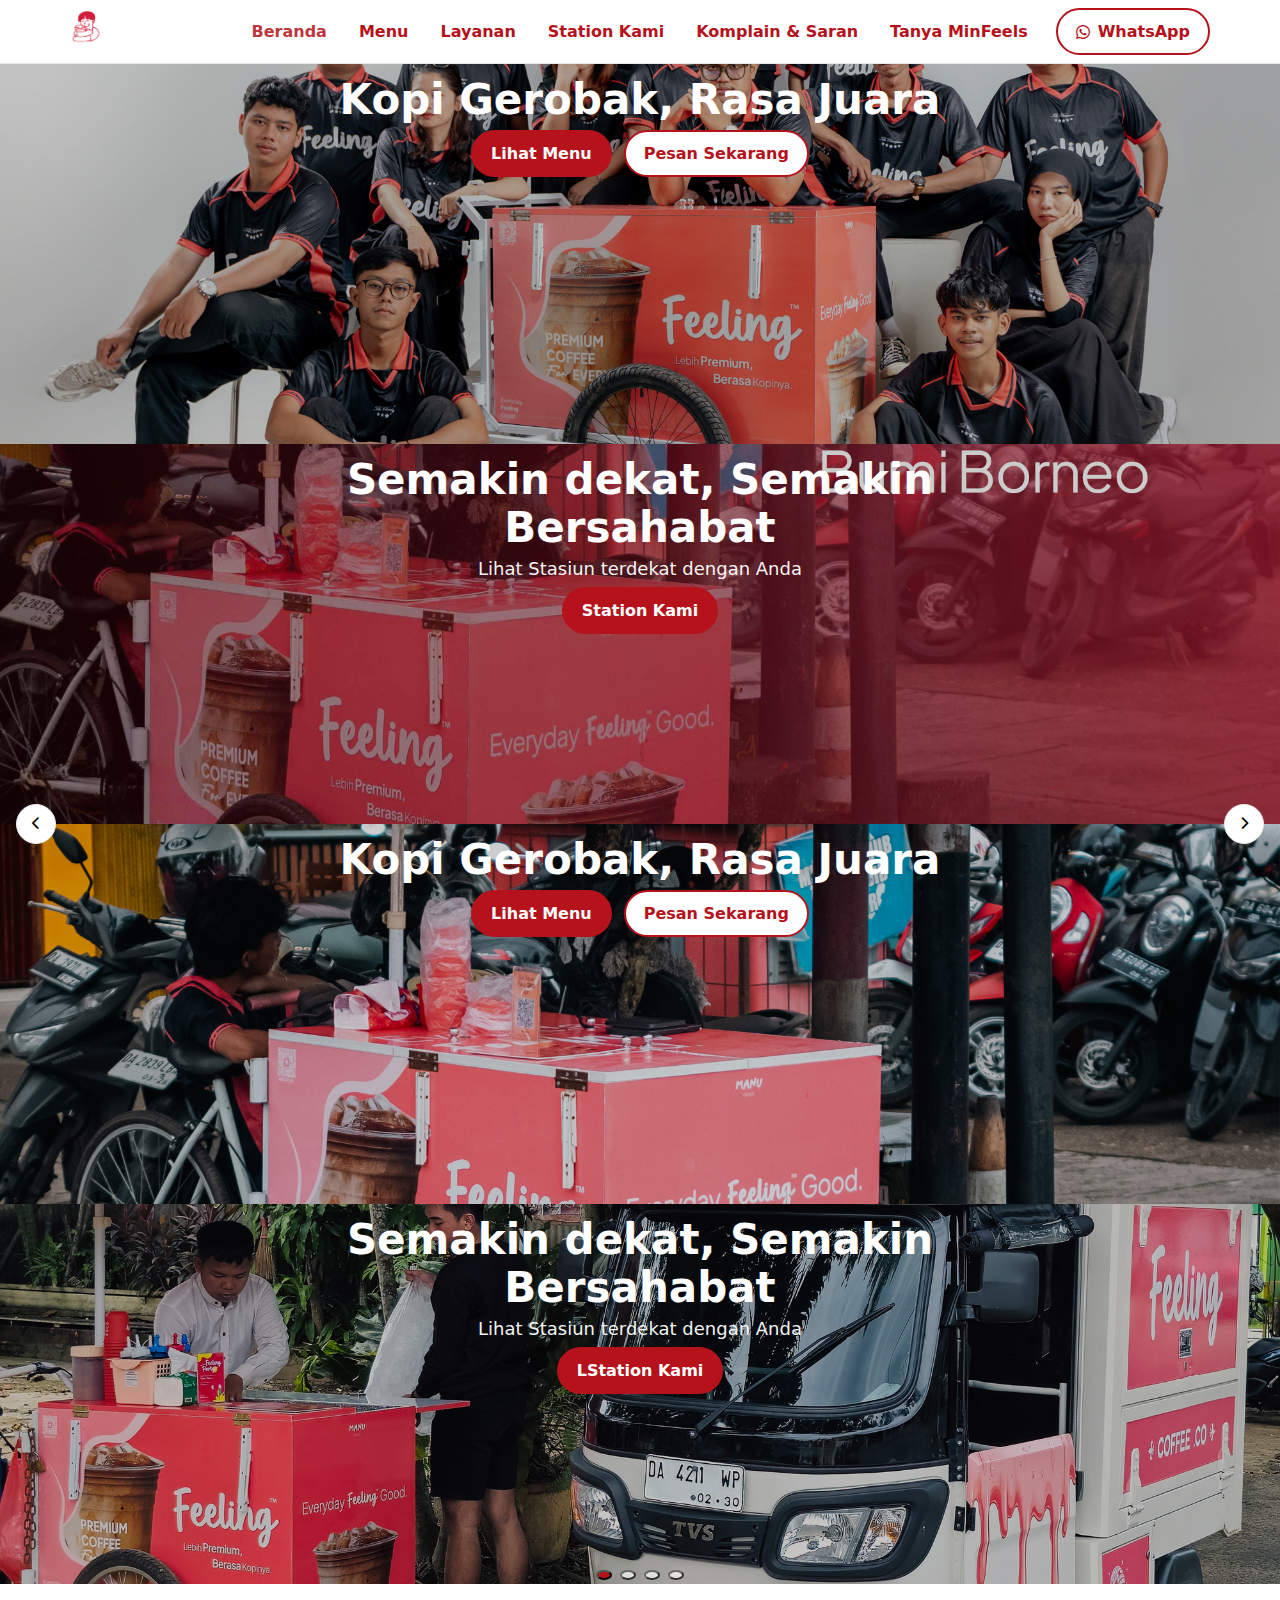
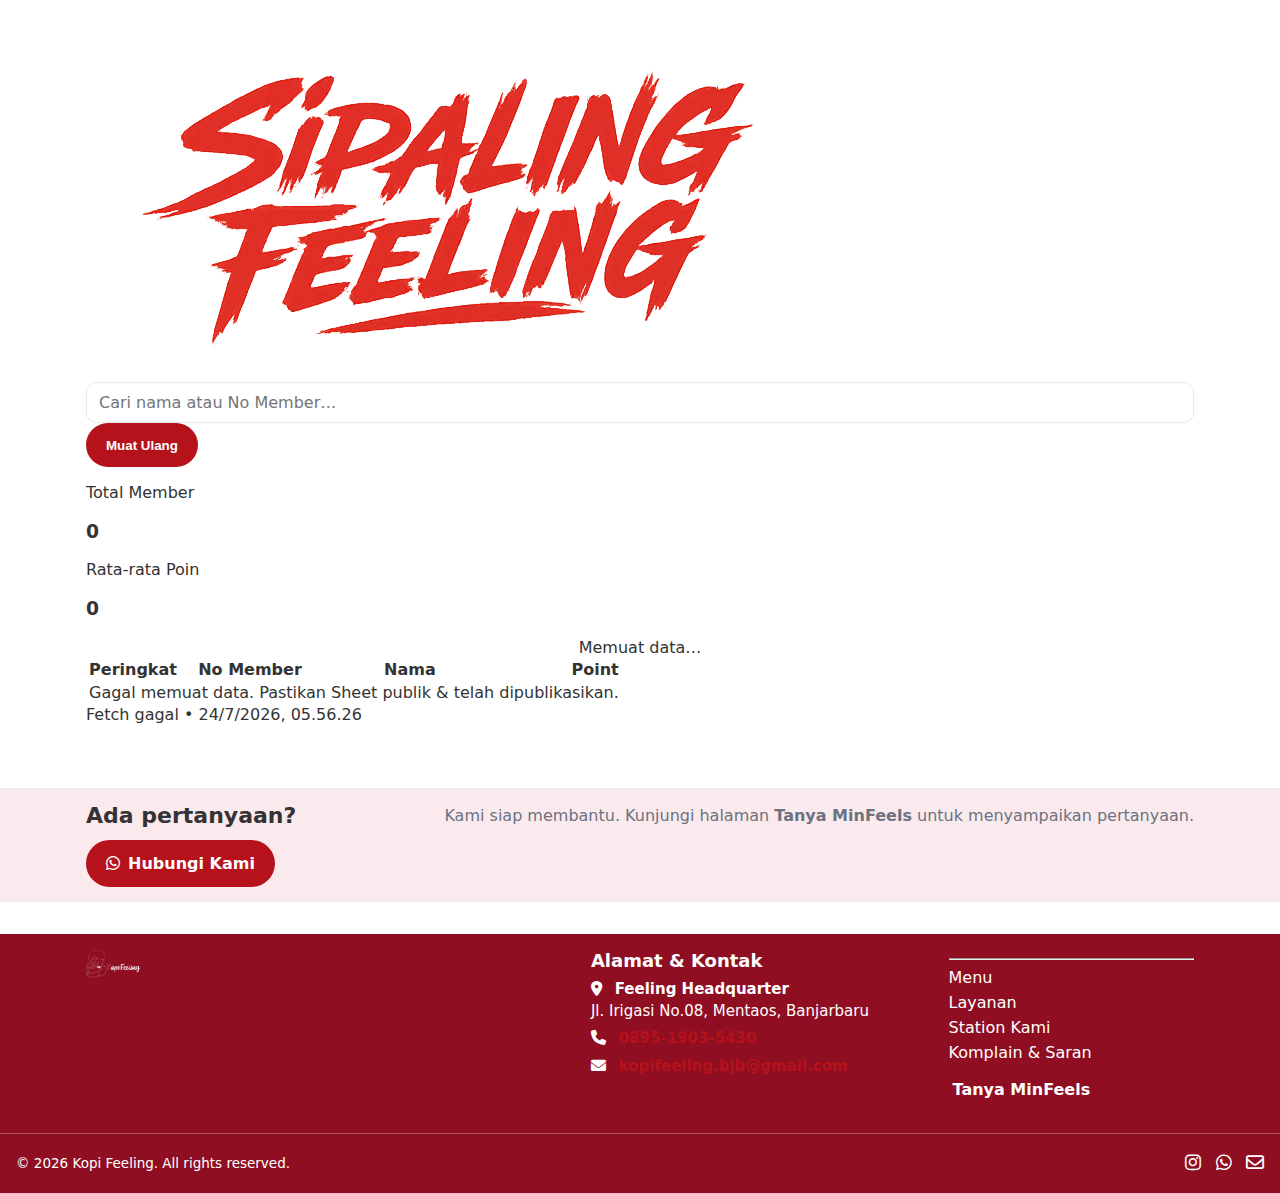
<file: index.html>
<!DOCTYPE html>
<html lang="id">
<head>
  <meta charset="utf-8" />
  <meta name="viewport" content="width=device-width, initial-scale=1, viewport-fit=cover" />
  <title>Kopi Feeling — Brand Kopi Gerobak #1 di Banjarmasin</title>
  <meta name="description" content="Kopi Feeling, brand kopi gerobak nomor 1 di Banjarmasin. Rasa mantap, harga bersahabat, pengantaran tepat waktu." />
  <link rel="canonical" href="https://bernadusbayu148-source.github.io/FeelsKop/" />
  <meta name="theme-color" content="#b5121b" />
  <!-- Fonts & Icons -->
  <link rel="preconnect" href="https://fonts.googleapis.com" />
  <link rel="preconnect" href="https://fonts.gstatic.com" crossorigin />
  <!-- GANTI: Poppins -> Nunito + Plus Jakarta Sans -->
  <link href="https://fonts.googleapis.com/css2?family=Nunito:wght@700;800&family=Plus+Jakarta+Sans:wght@400;600;700&display=swap" rel="stylesheet" />
  <link href="https://cdnjs.cloudflare.com/ajax/libs/font-awesome/6.5.0/css/all.min.css" rel="stylesheet" />
  <!-- Main CSS (wajib) -->
  <link rel="stylesheet" href="assets/css/style.css?v=20260123f" />
  <!-- CSS khusus komponen Leaderboard -->
  <link rel="stylesheet" href="assets/css/leaderboard-podium.css?v=20260124-podium12" />
  <!-- ✅ CSS kecil khusus Home -->
  <link rel="stylesheet" href="assets/css/home-compact.css?v=20260127-heroMinimal-c3" />
  <!-- Performance: preload hero background images (LCP) -->
  <link rel="preload" as="image" href="assets/img/hero-1.jpg" fetchpriority="high">
  <link rel="preload" as="image" href="assets/img/hero-2.jpg">
  <!-- Open Graph -->
  <meta property="og:type" content="website" />
  <meta property="og:title" content="Kopi Feeling — Brand Kopi Gerobak #1 di Banjarmasin" />
  <meta property="og:description" content="Rasa mantap, harga bersahabat, pengantaran tepat waktu." />
  <meta property="og:url" content="https://bernadusbayu148-source.github.io/FeelsKop/" />
  <meta property="og:image" content="https://bernadusbayu148-source.github.io/FeelsKop/assets/img/og-cover.jpg" />
  <meta property="og:locale" content="id_ID" />
  <!-- Twitter Card -->
  <meta name="twitter:card" content="summary_large_image" />
  <meta name="twitter:title" content="Kopi Feeling — Brand Kopi Gerobak #1 di Banjarmasin" />
  <meta name="twitter:description" content="Rasa mantap, harga bersahabat, pengantaran tepat waktu." />
  <meta name="twitter:image" content="https://bernadusbayu148-source.github.io/FeelsKop/assets/img/og-cover.jpg" />
  <!-- Structured Data -->
  <script type="application/ld+json">
  {
    "@context": "https://schema.org",
    "@type": "CafeOrCoffeeShop",
    "name": "Kopi Feeling",
    "url": "https://bernadusbayu148-source.github.io/FeelsKop/",
    "telephone": "+62 812-5491-3064",
    "address": {
      "@type": "PostalAddress",
      "streetAddress": "JL.Irigasi No.08, RT.001/RW.003, Mentaos",
      "addressLocality": "Kota Banjar Baru",
      "addressRegion": "Kalimantan Selatan",
      "postalCode": "70711",
      "addressCountry": "ID"
    },
    "openingHours": "Mo-Su 07:00-22:00",
    "servesCuisine": "Coffee"
  }
  </script>
</head>
<body>
  <!-- HEADER / NAVBAR -->
  <header class="site-header" id="siteHeader">
    <div class="container nav-container">
      <a class="brand" href="index.html" aria-label="Halaman utama">
        <img src="assets/img/logo-header.png" alt="Logo Kopi Feeling" class="logo" />
      </a>
      <button class="nav-toggle" aria-label="Buka menu" aria-expanded="false" aria-controls="primaryNav">
        <span class="nav-toggle-bar"></span>
        <span class="nav-toggle-bar"></span>
        <span class="nav-toggle-bar"></span>
      </button>
      <nav class="nav" id="primaryNav" aria-label="Navigasi utama">
        <ul class="nav-list">
          <li class="nav-item"><a class="nav-link active" href="index.html" aria-current="page">Beranda</a></li>
          <li class="nav-item"><a class="nav-link" href="products.html">Menu</a></li>
          <li class="nav-item"><a class="nav-link" href="services.html">Layanan</a></li>
          <li class="nav-item"><a class="nav-link" href="stations.html">Station Kami</a></li>
          <li class="nav-item"><a class="nav-link" href="contact.html">Komplain & Saran</a></li>
          <li class="nav-item"><a class="nav-link" href="ask.html">Tanya MinFeels</a></li>
        </ul>
      </nav>
      <a class="btn btn-outline btn-wa"
         href="https://wa.me/6281254913064?text=Halo%20Kopi%20Feeling,%20saya%20ingin%20bertanya%20tentang%20menu%20dan%20pemesanan."
         target="_blank" rel="noopener">
        <i class="fa-brands fa-whatsapp" aria-hidden="true"></i> WhatsApp
      </a>
    </div>
  </header>
  <!-- HERO SLIDER -->
  <section class="hero">
    <div class="slider" id="heroSlider" aria-label="Hero banner">
      <!-- Slide 1 -->
      <div class="slide is-active"
           style="background-image:
           linear-gradient(rgba(0,0,0,.20), rgba(0,0,0,.20)),
           url('assets/img/hero-1.jpg?v=20260127c3');">
        <div class="slide-content">
          <h1 class="hero-title">Kopi Gerobak, Rasa Juara</h1>
          <div class="hero-actions">
            <a class="btn btn-primary" href="products.html">Lihat Menu</a>
            <a class="btn btn-outline" href="services.html">Pesan Sekarang</a>
          </div>
        </div>
      </div>
      <!-- Slide 2 -->
      <div class="slide"
           style="background-image:
           linear-gradient(rgba(0,0,0,.20), rgba(0,0,0,.20)),
           url('assets/img/hero-2.jpg?v=20260127c3');">
        <div class="slide-content">
          <h1 class="hero-title">Semakin dekat, Semakin Bersahabat</h1>
          <p class="hero-subtitle">Lihat Stasiun terdekat dengan Anda</p>
          <div class="hero-actions">
            <a class="btn btn-primary" href="stations.html">Station Kami</a>
          </div>
        </div>
      </div>
      <!-- Slide 3 -->
      <div class="slide is-active"
           style="background-image:
           linear-gradient(rgba(0,0,0,.20), rgba(0,0,0,.20)),
           url('assets/img/hero-3.jpg?v=20260127c3');">
        <div class="slide-content">
          <h1 class="hero-title">Kopi Gerobak, Rasa Juara</h1>
          <div class="hero-actions">
            <a class="btn btn-primary" href="products.html">Lihat Menu</a>
            <a class="btn btn-outline" href="services.html">Pesan Sekarang</a>
          </div>
        </div>
      </div>
      <!-- Slide 4 -->
      <div class="slide"
           style="background-image:
           linear-gradient(rgba(0,0,0,.20), rgba(0,0,0,.20)),
           url('assets/img/hero-4.jpg?v=20260127c3');">
        <div class="slide-content">
          <h1 class="hero-title">Semakin dekat, Semakin Bersahabat</h1>
          <p class="hero-subtitle">Lihat Stasiun terdekat dengan Anda</p>
          <div class="hero-actions">
            <a class="btn btn-primary" href="stations.html">LStation Kami</a>
          </div>
        </div>
      </div>
      <button class="slider-btn prev" aria-label="Slide sebelumnya"><i class="fa-solid fa-chevron-left"></i></button>
      <button class="slider-btn next" aria-label="Slide berikutnya"><i class="fa-solid fa-chevron-right"></i></button>
      <div class="slider-dots" aria-hidden="true"></div>
    </div>
  </section>
  <!-- ===================== FEELING LEADERBOARD (HOME) ===================== -->
  <section class="section" id="leaderboard-host">
    <div class="container">
      <!-- Judul gambar -->
      <div class="section-title-img" role="img" aria-label="Feeling Leaderboard">
        <picture>
          <source srcset="assets/img/leaderboard-title.png" type="image/png">
          <img src="assets/img/leaderboard-title.png" alt="Feeling Leaderboard" loading="lazy" decoding="async">
        </picture>
      </div>
      <div class="lb-card">
        <!-- Controls -->
        <div class="lb-controls" role="region" aria-label="Pencarian & aksi">
          <input id="lb-search" type="search" placeholder="Cari nama atau No Member…" aria-label="Cari" />
          <button id="lb-refresh" class="btn btn-primary" aria-label="Muat ulang data">Muat Ulang</button>
        </div>
        <!-- Container hasil pencarian inline -->
        <div id="lb-search-inline" class="lb-search-inline" hidden></div>
        <!-- Stats -->
        <section class="lb-stats" aria-label="Ringkasan">
          <article class="stat-card">
            <p class="stat-title">Total Member</p>
            <h3 class="stat-value" id="lb-stat-total">0</h3>
            <div class="stat-bar"><div class="fill" id="lb-bar-total" style="width:0%"></div></div>
          </article>
          <article class="stat-card">
            <p class="stat-title">Rata-rata Poin</p>
            <h3 class="stat-value" id="lb-stat-avg">0</h3>
            <div class="stat-bar"><div class="fill" id="lb-bar-avg" style="width:0%"></div></div>
          </article>
        </section>
        <!-- Podium -->
        <section id="lb-podium" class="lb-podium" aria-label="Podium 1–3">
          <div class="empty" aria-hidden="true" style="grid-column:1/-1; text-align:center;">Memuat data…</div>
        </section>
        <!-- (legacy) hasil cari lama -->
        <div id="lb-search-info" class="lb-search-info" aria-live="polite" hidden></div>
        <!-- Tabel / List -->
        <div class="lb-table-card" role="region" aria-label="Tabel/Daftar leaderboard">
          <div class="table-accent" aria-hidden="true"></div>
          <table class="lb-table">
            <thead>
            <tr>
              <th style="width:90px">Peringkat</th>
              <th style="width:140px">No Member</th>
              <th>Nama</th>
              <th style="width:120px; text-align:right;">Point</th>
            </tr>
            </thead>
            <tbody id="lb-table-body">
              <tr><td colspan="4" class="empty">Memuat data…</td></tr>
            </tbody>
          </table>
          <div class="lb-list" style="display:none"></div>
          <div class="lb-meta" id="lb-meta" aria-live="polite"></div>
        </div>
      </div>
    </div>
  </section>
  <!-- ===================== / FEELING LEADERBOARD ===================== -->
  <!-- CTA STRIP -->
  <section class="cta-strip" role="complementary" aria-label="Bantuan pelanggan & keluhan">
    <div class="container cta-content">
      <h3>Ada pertanyaan?</h3>
      <p>Kami siap membantu. Kunjungi halaman <strong>Tanya MinFeels</strong> untuk menyampaikan pertanyaan.</p>
      <a class="btn btn-primary" href="ask.html" aria-label="Buka halaman pertanyaan">
        <i class="fa-brands fa-whatsapp" aria-hidden="true"></i> Hubungi Kami
      </a>
    </div>
  </section>
  <!-- FOOTER -->
  <footer class="site-footer">
    <div class="container footer-grid">
      <div class="footer-about">
        <img src="assets/img/logo-footer.png" alt="Logo Kopi Feeling" class="footer-logo" />
        <!-- Deskripsi dihapus sesuai permintaan -->
      </div>
      <div class="footer-contact">
        <h4>Alamat & Kontak</h4>
        <p><i class="fa-solid fa-location-dot" aria-hidden="true"></i>
          <strong>Feeling Headquarter</strong><br>
          Jl. Irigasi No.08, Mentaos, Banjarbaru
        </p>
        <p><i class="fa-solid fa-phone" aria-hidden="true"></i>
          <a class="link" href="tel:+6289519035430">0895-1903-5430</a>
        </p>
        <p><i class="fa-solid fa-envelope" aria-hidden="true"></i>
          <a class="link" href="mailto:kopifeeling.bjb@gmail.com">kopifeeling.bjb@gmail.com</a>
        </p>
      </div>
      <div class="footer-menu">
        <!-- Ganti “Menu Cepat” menjadi garis pembatas putih -->
        <hr class="footer-divider" aria-hidden="true">
        <ul>
          <li><a href="products.html">Menu</a></li>
          <li><a href="services.html">Layanan</a></li>
          <li><a href="stations.html">Station Kami</a></li>
          <li><a href="contact.html">Komplain & Saran</a></li>
          <li class="nav-item"><a class="nav-link" href="ask.html">Tanya MinFeels</a></li>
        </ul>
      </div>
    </div>
    <div class="footer-bottom">
      <p>© <span id="year"></span> Kopi Feeling. All rights reserved.</p>
      <div class="socials">
        <a href="https://www.instagram.com/kopifeeling_?igsh=NHlhY3V5dDVkMGFl" aria-label="Instagram"><i class="fa-brands fa-instagram" aria-hidden="true"></i></a>
        <a href="https://wa.me/6281254913064?text=Hallo%20Min%20Feels,%20saya%20ingin%20bertanya." aria-label="WhatsApp"><i class="fa-brands fa-whatsapp" aria-hidden="true"></i></a>
        <a href="mailto:kopifeeling.bjb@gmail.com" aria-label="Email"><i class="fa-regular fa-envelope" aria-hidden="true"></i></a>
      </div>
    </div>
  </footer>
  <!-- SCRIPTS -->
  <script src="assets/js/main.js" defer></script>
  <script src="assets/js/leaderboard-inline.js?v=20260124-podium12" defer></script>
  <noscript>Website ini bekerja lebih optimal dengan JavaScript diaktifkan.</noscript>
</body>
</html>
</file>
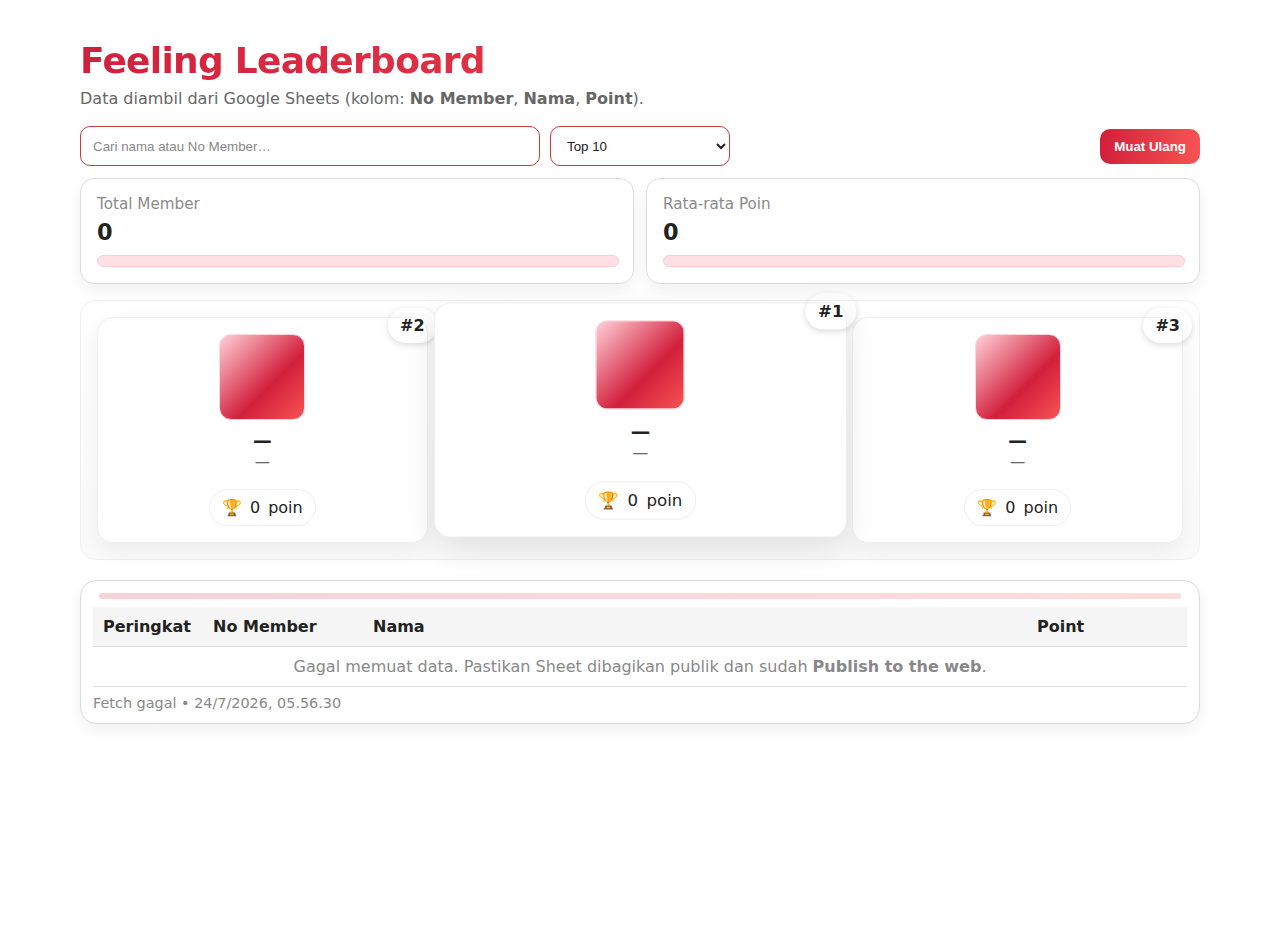
<file: leaderboard/index.html>
<!DOCTYPE html>
<html lang="id">
<head>
  <meta charset="utf-8" />
  <meta name="viewport" content="width=device-width, initial-scale=1" />
  <title>Feeling Family</title>
  <link rel="stylesheet" href="./style.css?v=20251209-controls" />
</head>
<body>
  <div class="container">
    <header>
      <h1>Feeling Leaderboard</h1>
      <p>Data diambil dari Google Sheets (kolom: <strong>No Member</strong>, <strong>Nama</strong>, <strong>Point</strong>).</p>
    </header>

    <!-- Kontrol (sebaris: input, select, tombol) -->
    <div class="controls" role="region" aria-label="Filter dan aksi">
      <input id="searchBox" type="search" placeholder="Cari nama atau No Member…" aria-label="Cari" />
      <select id="limitSelect" aria-label="Tampilkan">
        <option value="10" selected>Top 10</option>
        <option value="25">Top 25</option>
        <option value="50">Top 50</option>
        <option value="0">Semua</option>
      </select>
      <button id="refreshBtn" class="btn btn-primary" aria-label="Muat ulang data">Muat Ulang</button>
    </div>

    <!-- Stat Tiles (selalu 2 kolom) -->
    <section class="stats" aria-label="Ringkasan">
      <article class="stat-card">
        <p class="stat-title">Total Member</p>
        <h3 class="stat-value" id="statTotal">0</h3>
        <div class="stat-bar"><div class="fill" id="barTotal" style="width:0%"></div></div>
      </article>
      <article class="stat-card">
        <p class="stat-title">Rata-rata Poin</p>
        <h3 class="stat-value" id="statAvg">0</h3>
        <div class="stat-bar"><div class="fill" id="barAvg" style="width:0%"></div></div>
      </article>
    </section>

    <!-- Panel Info Hasil Pencarian -->
    <div id="searchInfo" class="search-info" aria-live="polite"></div>

    <!-- Podium -->
    <section class="podium" aria-label="Klasemen 3 teratas">
      <div class="podium-wrap">
        <article class="podium-card second" id="rank-2">
          <div class="podium-avatar" aria-hidden="true"></div>
          <h3 class="podium-name" id="podium2-name">—</h3>
          <p class="podium-member" id="podium2-member">—</p>
          <div class="podium-trophy">
            <span class="trophy-icon">🏆</span> <span id="podium2-point">0</span> poin
          </div>
          <div class="podium-badge">#2</div>
        </article>
        <article class="podium-card first" id="rank-1">
          <div class="podium-avatar" aria-hidden="true"></div>
          <h3 class="podium-name" id="podium1-name">—</h3>
          <p class="podium-member" id="podium1-member">—</p>
          <div class="podium-trophy">
            <span class="trophy-icon">🏆</span> <span id="podium1-point">0</span> poin
          </div>
          <div class="podium-badge">#1</div>
        </article>
        <article class="podium-card third" id="rank-3">
          <div class="podium-avatar" aria-hidden="true"></div>
          <h3 class="podium-name" id="podium3-name">—</h3>
          <p class="podium-member" id="podium3-member">—</p>
          <div class="podium-trophy">
            <span class="trophy-icon">🏆</span> <span id="podium3-point">0</span> poin
          </div>
          <div class="podium-badge">#3</div>
        </article>
      </div>
      <div class="podium-meta" id="podiumMeta" aria-live="polite"></div>
    </section>

    <!-- Tabel -->
    <div class="card" role="region" aria-label="Tabel leaderboard">
      <div class="table-accent" aria-hidden="true"></div>
      <table id="board">
        <thead>
          <tr>
            <th style="width:90px">Peringkat</th>
            <th style="width:140px">No Member</th>
            <th>Nama</th>
            <th style="width:140px">Point</th>
          </tr>
        </thead>
        <tbody id="boardBody">
          <tr><td colspan="4" class="empty">Memuat data…</td></tr>
        </tbody>
      </table>
      <div class="footer" id="meta" aria-live="polite"></div>
    </div>
  </div>

  <script src="./main.js?v=20251209-controls"></script>
</body>
</html>
</file>
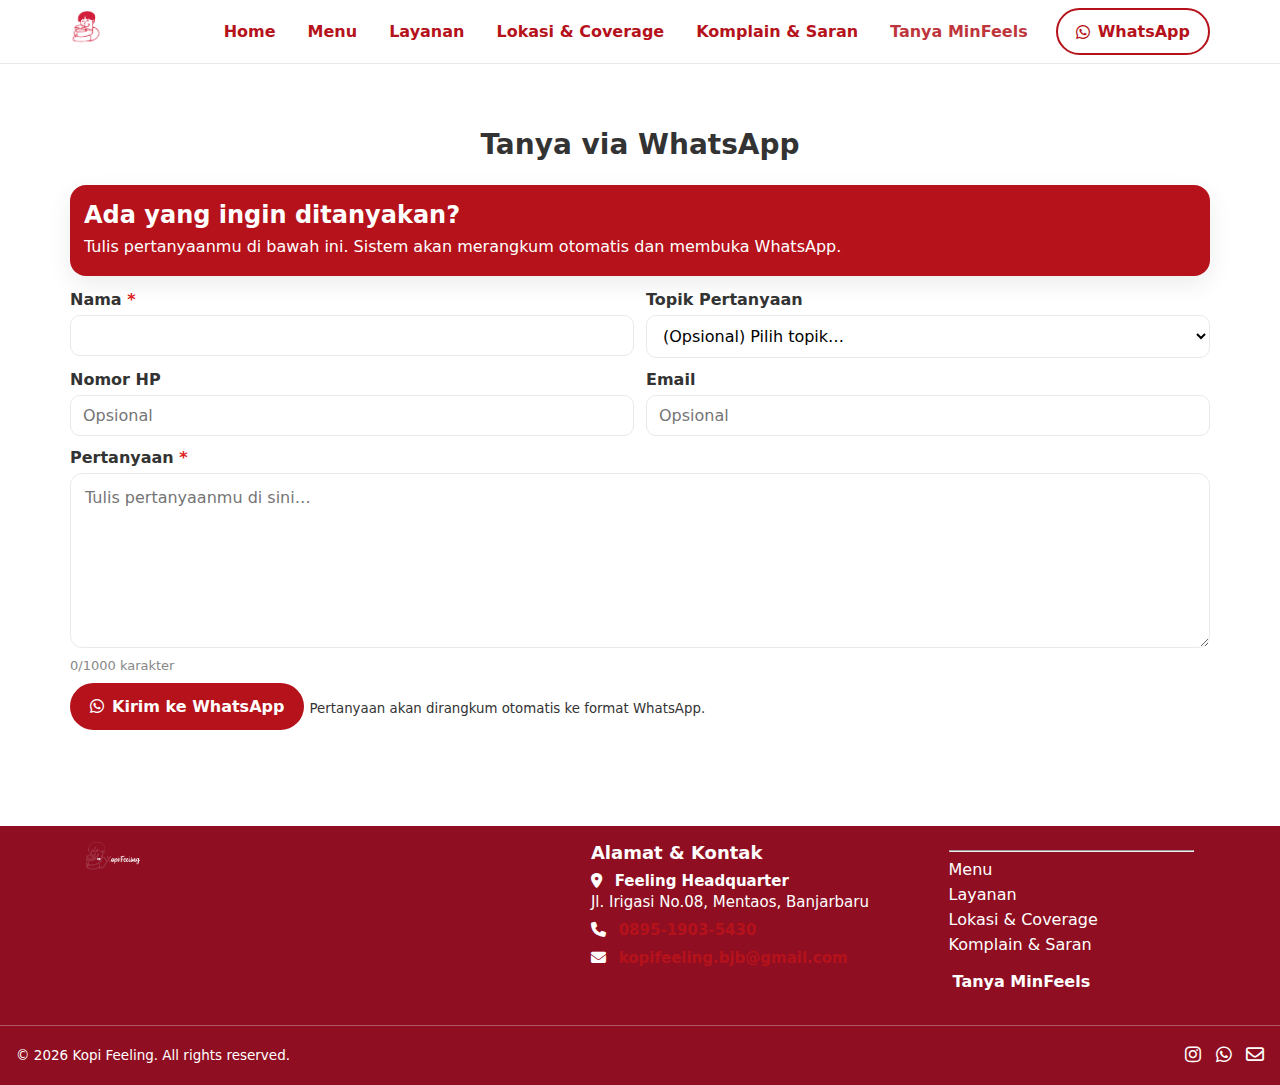
<file: ask.html>
<!DOCTYPE html>
<html lang="id">
<head>
  <meta charset="utf-8" />
  <meta name="viewport" content="width=device-width, initial-scale=1, viewport-fit=cover" />
  <title>Tanya via WhatsApp — Kopi Feeling</title>
  <meta name="description" content="Kirim pertanyaan ke Kopi Feeling via WhatsApp. Cepat & mudah.">
  <link rel="canonical" href="https://bernadusbayu148-source.github.io/FeelsKop/ask.html" />
  <meta name="theme-color" content="#b5121b" />
  <!-- Fonts & Icons (sama seperti halaman lain) -->
  <link rel="preconnect" href="https://fonts.googleapis.com" />
  <link rel="preconnect" href="https://fonts.gstatic.com" crossorigin />
  <!-- GANTI: Poppins -> Nunito + Plus Jakarta Sans -->
  <link href="https://fonts.googleapis.com/css2?family=Nunito:wght@700;800&family=Plus+Jakarta+Sans:wght@400;600;700&display=swap" rel="stylesheet" />
  <link href="https://cdnjs.cloudflare.com/ajax/libs/font-awesome/6.5.0/css/all.min.css" rel="stylesheet" />
  <!-- Main CSS -->
  <link rel="stylesheet" href="assets/css/style.css?v=ask-wa-1" />
  <!-- Open Graph -->
  <meta property="og:type" content="website" />
  <meta property="og:title" content="Tanya via WhatsApp — Kopi Feeling" />
  <meta property="og:description" content="Kirim pertanyaan ke Kopi Feeling via WhatsApp. Cepat & mudah." />
  <meta property="og:url" content="https://bernadusbayu148-source.github.io/FeelsKop/ask.html" />
  <meta property="og:image" content="https://bernadusbayu148-source.github.io/FeelsKop/assets/img/og-cover.jpg" />
  <meta property="og:locale" content="id_ID" />
  <meta name="twitter:card" content="summary_large_image" />
</head>
<body>
  <!-- HEADER -->
  <header class="site-header" id="siteHeader">
    <div class="container nav-container">
      <a class="brand" href="index.html" aria-label="Halaman utama">
        <img src="assets/img/logo-header.png" alt="Logo Kopi Feeling" class="logo" />
      </a>
      <button class="nav-toggle" aria-label="Buka menu" aria-expanded="false" aria-controls="primaryNav">
        <span class="nav-toggle-bar"></span>
        <span class="nav-toggle-bar"></span>
        <span class="nav-toggle-bar"></span>
      </button>
      <nav class="nav" id="primaryNav" aria-label="Navigasi utama">
        <ul class="nav-list">
          <li class="nav-item"><a class="nav-link" href="index.html">Home</a></li>
          <li class="nav-item"><a class="nav-link" href="products.html">Menu</a></li>
          <li class="nav-item"><a class="nav-link" href="services.html">Layanan</a></li>
          <li class="nav-item"><a class="nav-link" href="stations.html">Lokasi & Coverage</a></li>
          <li class="nav-item"><a class="nav-link" href="contact.html">Komplain & Saran</a></li>
          <li class="nav-item"><a class="nav-link active" aria-current="page" href="ask.html">Tanya MinFeels</a></li>
        </ul>
      </nav>
      <a class="btn btn-outline btn-wa"
         href="https://wa.me/6281254913064?text=Halo%20Kopi%20Feeling,%20saya%20ingin%20bertanya%20tentang%20menu%20dan%20pemesanan."
         target="_blank" rel="noopener">
        <i class="fa-brands fa-whatsapp" aria-hidden="true"></i> WhatsApp
      </a>
    </div>
  </header>
  <!-- MAIN -->
  <main class="section container" id="askPage">
    <h2 class="section-title">Tanya via WhatsApp</h2>
    <!-- Intro singkat -->
    <section class="service-intro" style="margin-bottom:14px">
      <h3>Ada yang ingin ditanyakan?</h3>
      <p>Tulis pertanyaanmu di bawah ini. Sistem akan merangkum otomatis dan membuka WhatsApp.</p>
    </section>
    <!-- FORM PERTANYAAN -->
    <form id="askForm" class="feedback-form" onsubmit="return false;" aria-label="Form pertanyaan via WhatsApp">
      <div class="feedback-grid">
        <div>
          <label for="askName">Nama <span class="req">*</span></label>
          <input id="askName" name="name" type="text" required autocomplete="name" />
        </div>
        <div>
          <label for="askTopic">Topik Pertanyaan</label>
          <select id="askTopic" name="topic">
            <option value="">(Opsional) Pilih topik…</option>
            <option>Menu & Rasa</option>
            <option>Harga & Promo</option>
            <option>Pengantaran</option>
            <option>Acara / Paket</option>
            <option>Lainnya</option>
          </select>
        </div>
      </div>
      <div class="feedback-grid">
        <div>
          <label for="askPhone">Nomor HP<span class="req"></span></label>
          <input id="askPhone" name="phone" type="tel" inputmode="tel" pattern="\+?\d{9,15}" autocomplete="tel" placeholder="Opsional" />
        </div>
        <div>
          <label for="askEmail">Email</label>
          <input id="askEmail" name="email" type="email" autocomplete="email" placeholder="Opsional" />
        </div>
      </div>
      <div class="feedback-field">
        <label for="askMessage">Pertanyaan <span class="req">*</span></label>
        <textarea id="askMessage" name="message" rows="6" maxlength="1000" placeholder="Tulis pertanyaanmu di sini…" required></textarea>
        <div class="input-hint">
          <span id="askCount">0</span>/1000 karakter
        </div>
      </div>
      <!-- Kirim -->
      <div class="send-actions">
        <a id="askSendBtn" class="btn btn-primary" href="#" target="_blank" rel="noopener" aria-disabled="true">
          <i class="fa-brands fa-whatsapp" aria-hidden="true"></i> Kirim ke WhatsApp
        </a>
        <small class="send-hint">Pertanyaan akan dirangkum otomatis ke format WhatsApp.</small>
      </div>
    </form>
  </main>
  <!-- FOOTER (pakai footer versi barumu) -->
  <footer class="site-footer">
    <div class="container footer-grid">
      <div class="footer-about">
        <img src="assets/img/logo-footer.png" alt="Logo Kopi Feeling" class="footer-logo" />
        <!-- Deskripsi brand dihilangkan sesuai permintaan -->
      </div>
      <div class="footer-contact">
        <h4>Alamat & Kontak</h4>
        <p>
          <i class="fa-solid fa-location-dot" aria-hidden="true"></i>
          <strong>Feeling Headquarter</strong><br>
          Jl. Irigasi No.08, Mentaos, Banjarbaru
        </p>
        <p>
          <i class="fa-solid fa-phone" aria-hidden="true"></i>
          <a class="link" href="tel:+6289519035430">0895-1903-5430</a>
        </p>
        <p>
          <i class="fa-solid fa-envelope" aria-hidden="true"></i>
          <a class="link" href="mailto:kopifeeling.bjb@gmail.com">kopifeeling.bjb@gmail.com</a>
        </p>
      </div>
      <div class="footer-menu">
        <hr class="footer-separator" aria-hidden="true">
        <ul>
          <li><a href="products.html">Menu</a></li>
          <li><a href="services.html">Layanan</a></li>
          <li><a href="stations.html">Lokasi & Coverage</a></li>
          <li><a href="contact.html">Komplain & Saran</a></li>
          <li class="nav-item"><a class="nav-link" href="ask.html">Tanya MinFeels</a></li>
        </ul>
      </div>
    </div>
    <div class="footer-bottom">
      <p>© <span id="year"></span> Kopi Feeling. All rights reserved.</p>
      <div class="socials">
        <a href="https://www.instagram.com/kopifeeling_?igsh=NHlhY3V5dDVkMGFl" aria-label="Instagram"><i class="fa-brands fa-instagram" aria-hidden="true"></i></a>
        <a href="https://wa.me/6281254913064?text=Hallo%20Min%20Feels,%20saya%20ingin%20bertanya." aria-label="WhatsApp"><i class="fa-brands fa-whatsapp" aria-hidden="true"></i></a>
        <a href="mailto:kopifeeling.bjb@gmail.com" aria-label="Email"><i class="fa-regular fa-envelope" aria-hidden="true"></i></a>
      </div>
    </div>
  </footer>
  <!-- Scripts -->
  <script src="assets/js/main.js" defer></script>
  <!-- Inline JS: rangkum pertanyaan ke WhatsApp -->
  <script>
  (function () {
    // Ganti nomor WA tujuan jika perlu
    var WA_NUMBER = '6281254913064';
    var qs = function (s, r) { return (r || document).querySelector(s); };
    var qsv = function (id) { var el = qs('#' + id); return el ? String(el.value || '').trim() : ''; };
    var btn = qs('#askSendBtn');
    var msgBox = qs('#askMessage');
    var charCount = qs('#askCount');
    function buildMessage() {
      var name = qsv('askName');
      var phone = qsv('askPhone');
      var email = qsv('askEmail');
      var topic = qsv('askTopic');
      var text = qsv('askMessage');
      var lines = [];
      lines.push('*Pertanyaan — Kopi Feeling*');
      if (topic) lines.push('Topik: ' + topic);
      lines.push('');
      lines.push('Pesan:');
      lines.push(text || '(kosong)');
      lines.push('');
      lines.push('— Identitas —');
      if (name) lines.push('Nama: ' + name);
      if (phone) lines.push('Nomor HP: ' + phone);
      if (email) lines.push('Email: ' + email);
      lines.push('');
      lines.push('Terima kasih 🙏');
      return lines.join('\n');
    }
    function validate() {
      // Wajib: Nama & Pesan
      var ok = qsv('askName') && qsv('askMessage');
      btn.setAttribute('aria-disabled', ok ? 'false' : 'true');
      btn.href = ok
        ? ('https://wa.me/' + WA_NUMBER + '?text=' + encodeURIComponent(buildMessage()))
        : '#';
    }
    // Bind input untuk validasi & counter
    ['askName','askTopic','askPhone','askEmail','askMessage'].forEach(function(id){
      var el = qs('#' + id);
      if (!el) return;
      el.addEventListener('input', validate);
      el.addEventListener('change', validate);
    });
    // Hitung karakter pesan
    if (msgBox && charCount) {
      var updateCount = function(){
        charCount.textContent = String((msgBox.value || '').length);
      };
      msgBox.addEventListener('input', updateCount);
      updateCount();
    }
    // Guard klik jika belum valid
    btn.addEventListener('click', function(e){
      if (btn.getAttribute('aria-disabled') === 'true') {
        e.preventDefault();
        e.stopPropagation();
      }
    });
    // Init
    validate();
  })();
  </script>
  <noscript>Halaman ini bekerja optimal dengan JavaScript diaktifkan.</noscript>
</body>
</html>
</file>
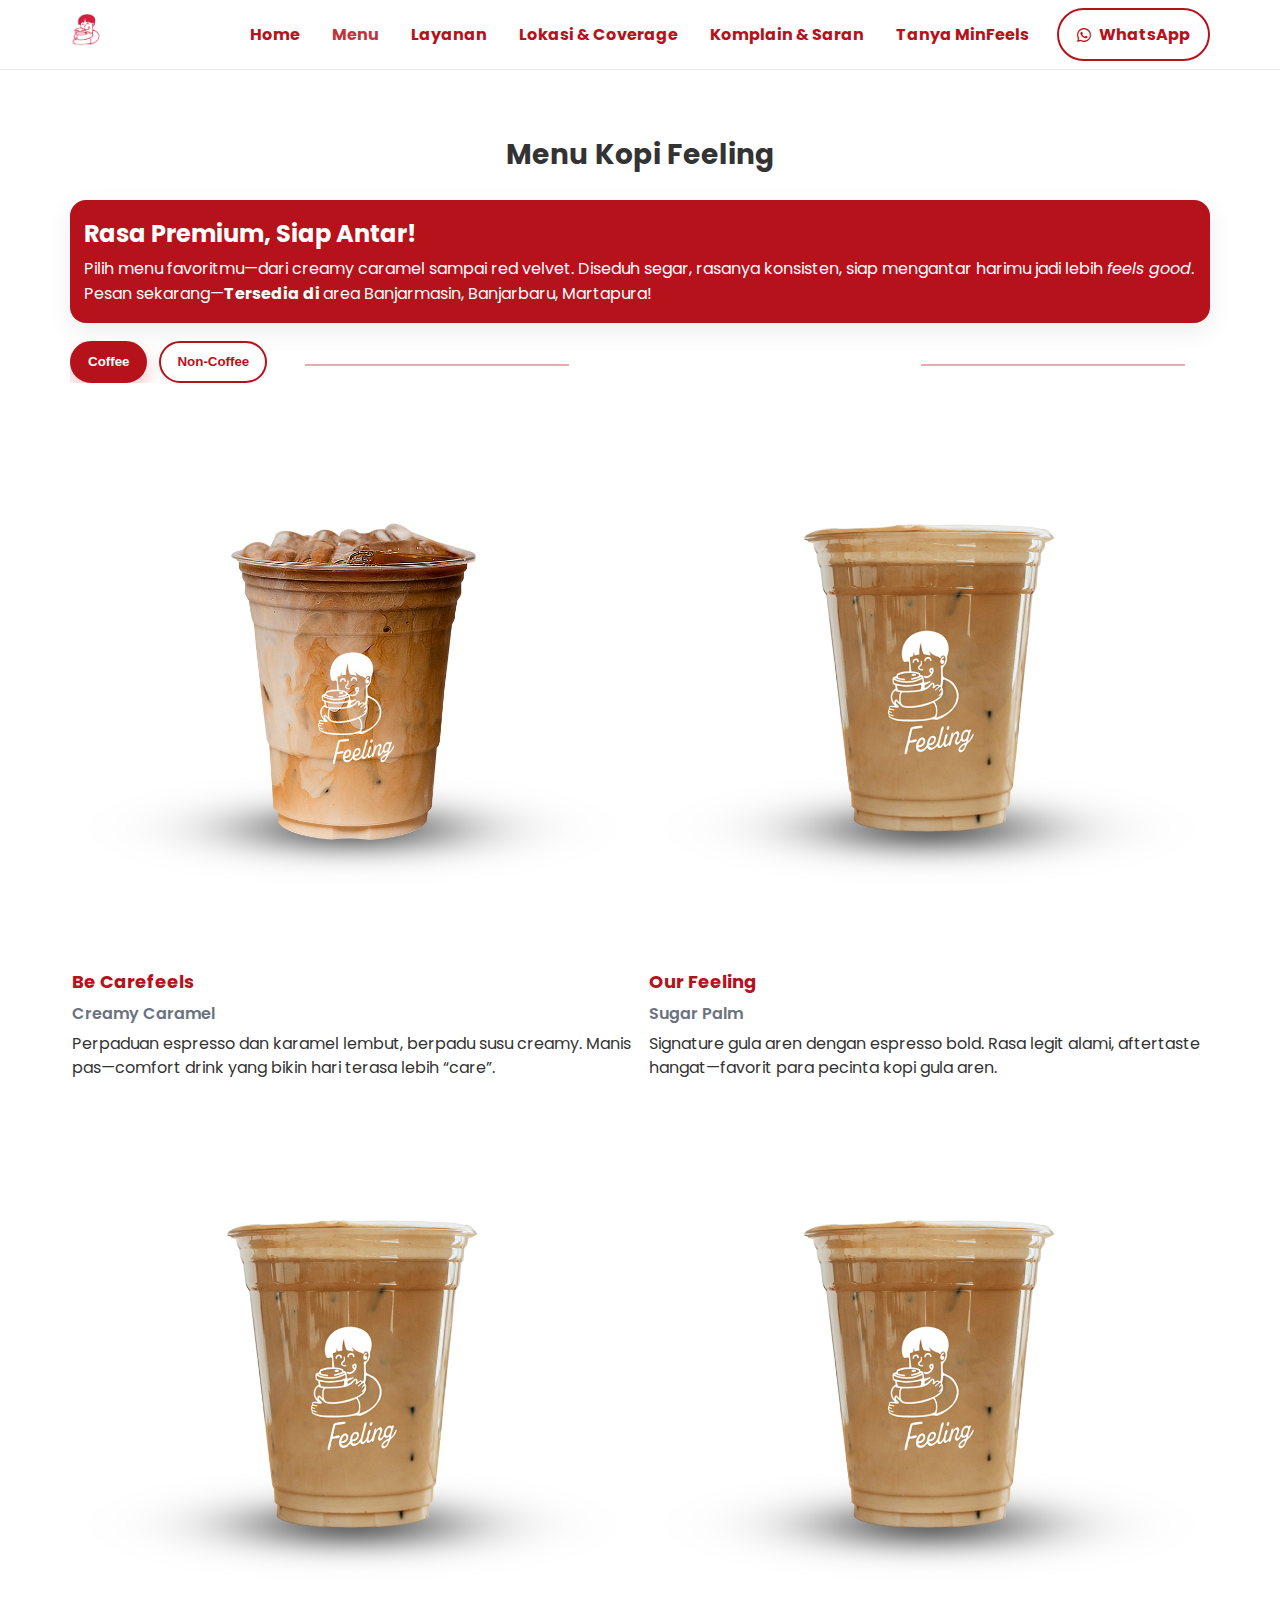
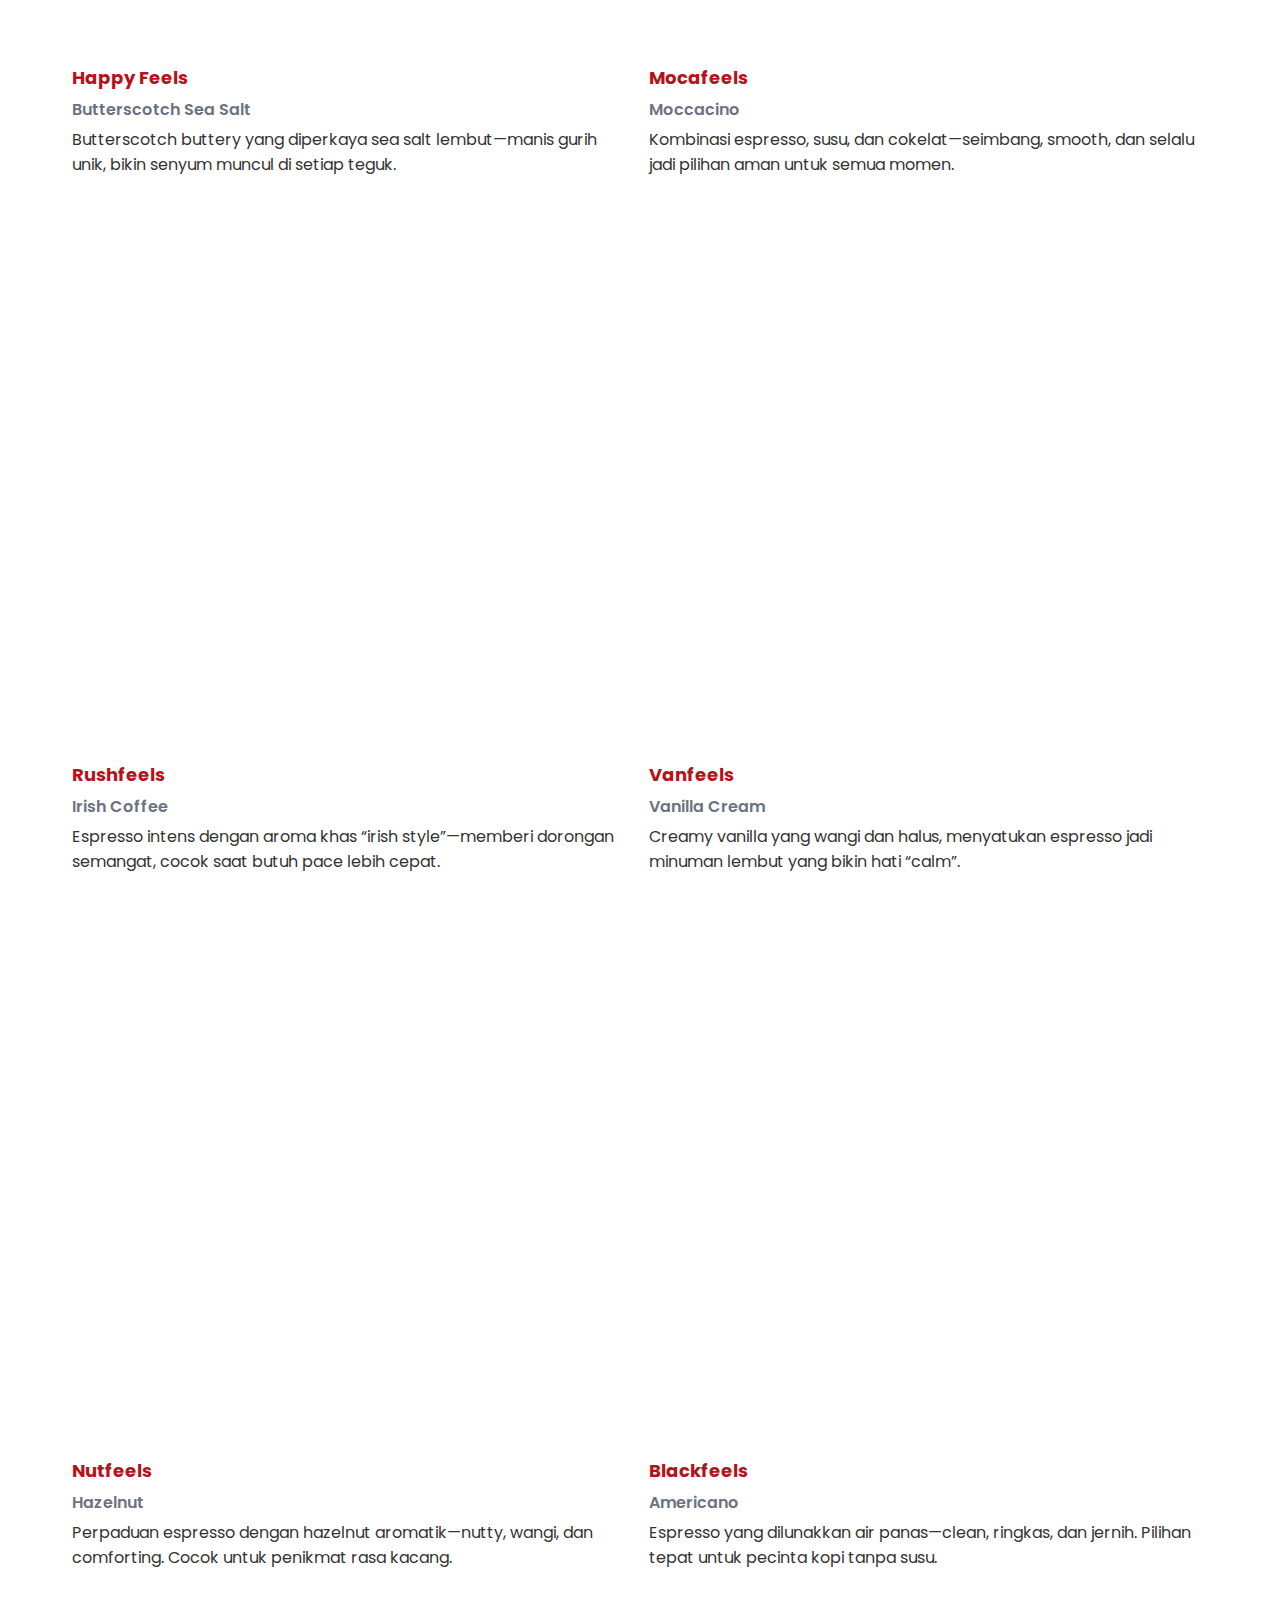
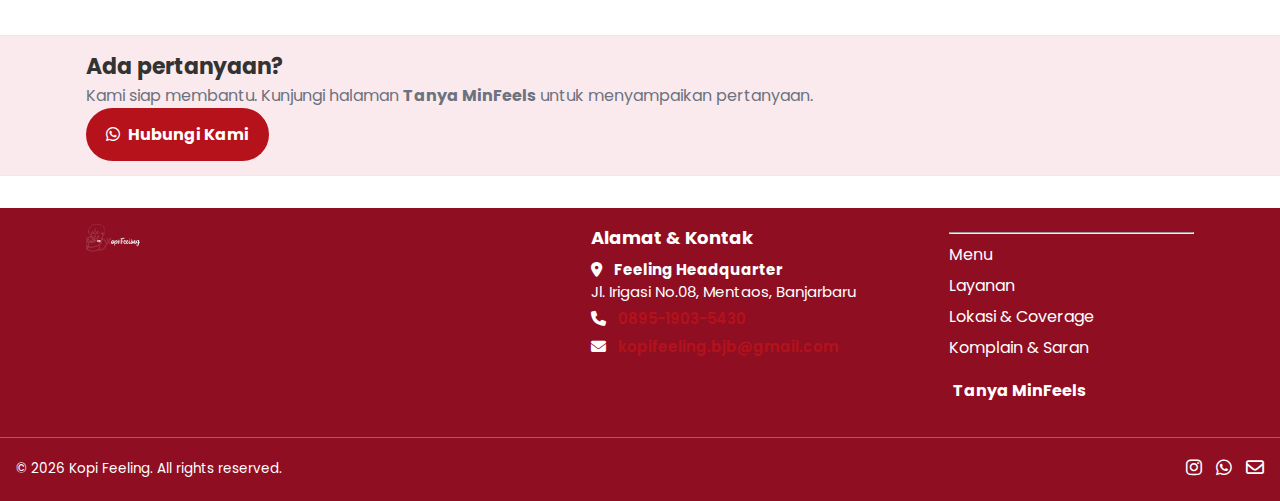
<file: products.html>
<!DOCTYPE html>
<html lang="id">
<head>
  <meta charset="utf-8" />
  <meta name="viewport" content="width=device-width, initial-scale=1, viewport-fit=cover" />
  <title>Menu — Kopi Feeling</title>
  <meta name="description" content="Pilih menu Coffee & Non-Coffee dari Kopi Feeling: rasa premium, racikan konsisten, siap antar." />
  <!-- Canonical & OG/Twitter -->
  <link rel="canonical" href="https://bernadusbayu148-source.github.io/FeelsKop/products.html" />
  <meta name="theme-color" content="#b5121b" />

  <!-- Fonts & Icons -->
  <link rel="preconnect" href="https://fonts.googleapis.com" />
  <link rel="preconnect" href="https://fonts.gstatic.com" crossorigin />
  <!-- Pakai stack font yang sudah jalan (boleh ganti Nunito/Plus Jakarta Sans bila sudah dipasang) -->
  <link href="https://fonts.googleapis.com/css2?family=Poppins:wght@400;600;700&display=swap" rel="stylesheet" />
  <link href="https://cdnjs.cloudflare.com/ajax/libs/font-awesome/6.5.0/css/all.min.css" rel="stylesheet" />

  <!-- Main CSS -->
  <link rel="stylesheet" href="assets/css/style.css?v=20260129-fixProducts" />

  <!-- Open Graph -->
  <meta property="og:type" content="website" />
  <meta property="og:title" content="Menu — Kopi Feeling" />
  <meta property="og:description" content="Menu Coffee & Non-Coffee: rasa premium, racikan konsisten, siap antar." />
  <meta property="og:url" content="https://bernadusbayu148-source.github.io/FeelsKop/products.html" />
  <meta property="og:image" content="https://bernadusbayu148-source.github.io/FeelsKop/assets/img/og-cover.jpg" />
  <meta property="og:locale" content="id_ID" />
  <meta name="twitter:card" content="summary_large_image" />
</head>
<body>
  <!-- HEADER -->
  <header class="site-header" id="siteHeader">
    <div class="container nav-container">
      <a href="index.html" class="brand" aria-label="Halaman utama">
        <img src="assets/img/logo-header.png" alt="Logo Kopi Feeling" class="logo" />
      </a>

      <button class="nav-toggle" aria-label="Buka menu" aria-expanded="false" aria-controls="primaryNav">
        <span class="nav-toggle-bar"></span>
        <span class="nav-toggle-bar"></span>
        <span class="nav-toggle-bar"></span>
      </button>

      <nav class="nav" id="primaryNav" aria-label="Navigasi utama">
        <ul class="nav-list">
          <li class="nav-item"><a class="nav-link" href="index.html">Home</a></li>
          <li class="nav-item"><a class="nav-link active" aria-current="page" href="products.html">Menu</a></li>
          <li class="nav-item"><a class="nav-link" href="services.html">Layanan</a></li>
          <li class="nav-item"><a class="nav-link" href="stations.html">Lokasi & Coverage</a></li>
          <li class="nav-item"><a class="nav-link" href="contact.html">Komplain & Saran</a></li>
          <li class="nav-item"><a class="nav-link" href="ask.html">Tanya MinFeels</a></li>
          <!-- Opsional: halaman pertanyaan -->
          <!-- <li class="nav-item"><a class="nav-link" href="ask.html">Tanya MinFeels</a></li> -->
        </ul>
      </nav>

      <a class="btn btn-outline btn-wa"
         href="https://wa.me/6281254913064?text=Halo%20Kopi%20Feeling,%20minta%20daftar%20menu%20dan%20harga."
         target="_blank" rel="noopener">
        <i class="fa-brands fa-whatsapp" aria-hidden="true"></i> WhatsApp
      </a>
    </div>
  </header>

  <!-- MAIN -->
  <main class="section container">
    <h2 class="section-title">Menu Kopi Feeling</h2>

    <!-- Ajakan singkat -->
    <section class="service-intro" style="margin-bottom:18px">
      <h3>Rasa Premium, Siap Antar!</h3>
      <p>
        Pilih menu favoritmu—dari creamy caramel sampai red velvet. Diseduh segar, rasanya konsisten,
        siap mengantar harimu jadi lebih <em>feels good</em>. Pesan sekarang—<strong>Tersedia di </strong>
        area Banjarmasin, Banjarbaru, Martapura!
      </p>
    </section>

    <!-- TAB KATEGORI -->
    <nav class="service-tabs" role="tablist" aria-label="Kategori Menu">
      <button class="tab is-active" role="tab" aria-selected="true"
              aria-controls="panel-coffee" id="tab-coffee" data-tab="coffee">Coffee</button>
      <button class="tab" role="tab" aria-selected="false"
              aria-controls="panel-noncoffee" id="tab-noncoffee" data-tab="noncoffee">Non-Coffee</button>
    </nav>

    <!-- PANEL: Coffee -->
    <section class="tab-panel is-active" role="tabpanel" id="panel-coffee" aria-labelledby="tab-coffee">
      <div class="menu-grid">
        <!-- Be Carefeels -->
        <article class="menu-card">
          <img src="assets/img/menu-becarefeels.png"
               alt="Be Carefeels — Creamy Caramel" loading="lazy" decoding="async" width="640" height="480" />
          <div class="menu-info">
            <h3>Be Carefeels</h3>
            <p class="menu-sub">Creamy Caramel</p>
            <p class="menu-desc">
              Perpaduan espresso dan karamel lembut, berpadu susu creamy. Manis pas—comfort drink yang bikin hari
              terasa lebih “care”.
            </p>
          </div>
        </article>

        <!-- Our Feeling -->
        <article class="menu-card">
          <img src="assets/img/menu-ourfeeling.png"
               alt="Our Feeling — Sugar Palm" loading="lazy" decoding="async" width="640" height="480" />
          <div class="menu-info">
            <h3>Our Feeling</h3>
            <p class="menu-sub">Sugar Palm</p>
            <p class="menu-desc">
              Signature gula aren dengan espresso bold. Rasa legit alami, aftertaste hangat—favorit para pecinta kopi gula aren.
            </p>
          </div>
        </article>

        <!-- Happy Feels -->
        <article class="menu-card">
          <img src="assets/img/menu-happyfeels.png"
               alt="Happy Feels — Butterscotch Sea Salt" loading="lazy" decoding="async" width="640" height="480" />
          <div class="menu-info">
            <h3>Happy Feels</h3>
            <p class="menu-sub">Butterscotch Sea Salt</p>
            <p class="menu-desc">
              Butterscotch buttery yang diperkaya sea salt lembut—manis gurih unik, bikin senyum muncul di setiap teguk.
            </p>
          </div>
        </article>

        <!-- Mocafeels -->
        <article class="menu-card">
          <img src="assets/img/menu-mocafeels.png"
               alt="Mocafeels — Moccacino" loading="lazy" decoding="async" width="640" height="480" />
          <div class="menu-info">
            <h3>Mocafeels</h3>
            <p class="menu-sub">Moccacino</p>
            <p class="menu-desc">
              Kombinasi espresso, susu, dan cokelat—seimbang, smooth, dan selalu jadi pilihan aman untuk semua momen.
            </p>
          </div>
        </article>

        <!-- Rushfeels -->
        <article class="menu-card">
          <img src="assets/img/menu-rushfeels.png"
               alt="Rushfeels — Irish Coffee" loading="lazy" decoding="async" width="640" height="480" />
          <div class="menu-info">
            <h3>Rushfeels</h3>
            <p class="menu-sub">Irish Coffee</p>
            <p class="menu-desc">
              Espresso intens dengan aroma khas “irish style”—memberi dorongan semangat, cocok saat butuh pace lebih cepat.
            </p>
          </div>
        </article>

        <!-- Vanfeels -->
        <article class="menu-card">
          <img src="assets/img/menu-vanfeels.png"
               alt="Vanfeels — Vanilla Cream" loading="lazy" decoding="async" width="640" height="480" />
          <div class="menu-info">
            <h3>Vanfeels</h3>
            <p class="menu-sub">Vanilla Cream</p>
            <p class="menu-desc">
              Creamy vanilla yang wangi dan halus, menyatukan espresso jadi minuman lembut yang bikin hati “calm”.
            </p>
          </div>
        </article>

        <!-- Nutfeels -->
        <article class="menu-card">
          <img src="assets/img/menu-nutfeels.png"
               alt="Nutfeels — Hazelnut" loading="lazy" decoding="async" width="640" height="480" />
          <div class="menu-info">
            <h3>Nutfeels</h3>
            <p class="menu-sub">Hazelnut</p>
            <p class="menu-desc">
              Perpaduan espresso dengan hazelnut aromatik—nutty, wangi, dan comforting. Cocok untuk penikmat rasa kacang.
            </p>
          </div>
        </article>

        <!-- Blackfeels -->
        <article class="menu-card">
          <img src="assets/img/menu-blackfeels.png"
               alt="Blackfeels — Americano" loading="lazy" decoding="async" width="640" height="480" />
          <div class="menu-info">
            <h3>Blackfeels</h3>
            <p class="menu-sub">Americano</p>
            <p class="menu-desc">
              Espresso yang dilunakkan air panas—clean, ringkas, dan jernih. Pilihan tepat untuk pecinta kopi tanpa susu.
            </p>
          </div>
        </article>
      </div>
    </section>

    <!-- PANEL: Non-Coffee -->
    <section class="tab-panel" role="tabpanel" id="panel-noncoffee" aria-labelledby="tab-noncoffee" hidden>
      <div class="menu-grid">
        <!-- Chocofeels -->
        <article class="menu-card">
          <img src="assets/img/menu-chocofeels.png"
               alt="Chocofeels — Cokelat Belgian" loading="lazy" decoding="async" width="640" height="480" />
          <div class="menu-info">
            <h3>Chocofeels</h3>
            <p class="menu-sub">Cokelat Belgian</p>
            <p class="menu-desc">
              Cokelat belgian yang kaya & indulgent—tekstur lembut, rasa legit. Cocok buat mood booster tanpa kafein.
            </p>
          </div>
        </article>

        <!-- Greenfeels -->
        <article class="menu-card">
          <img src="assets/img/menu-greenfeels.png"
               alt="Greenfeels — Sweet Matcha (+ Pistachio IDR 3K)" loading="lazy" decoding="async" width="640" height="480" />
          <div class="menu-info">
            <h3>Greenfeels</h3>
            <p class="menu-sub">Sweet Matcha <span class="addon">( + Pistachio IDR 3K)</span></p>
            <p class="menu-desc">
              Matcha manis lembut yang menenangkan. Add-on Pistachio menambah nuansa nutty premium—unik & nagih!
            </p>
          </div>
        </article>

        <!-- Red Deveels -->
        <article class="menu-card">
          <img src="assets/img/menu-reddeveels.png"
               alt="Red Deveels — Red Velvet" loading="lazy" decoding="async" width="640" height="480" />
          <div class="menu-info">
            <h3>Red Deveels</h3>
            <p class="menu-sub">Red Velvet</p>
            <p class="menu-desc">
              Red velvet creamy dengan aroma vanila & kakao—dengan warna ikonik yang bikin momen jadi lebih berkesan.
            </p>
          </div>
        </article>
      </div>
    </section>
  </main>

  <!-- CTA Strip -->
  <section class="cta-strip" role="complementary" aria-label="Bantuan pelanggan & keluhan">
    <div class="container cta-content">
      <div class="cta-text">
        <h3>Ada pertanyaan?</h3>
      <p>Kami siap membantu. Kunjungi halaman <strong>Tanya MinFeels</strong> untuk menyampaikan pertanyaan.</p>
      <a class="btn btn-primary" href="ask.html" aria-label="Buka halaman pertanyaan">
        <i class="fa-brands fa-whatsapp" aria-hidden="true"></i> Hubungi Kami
      </a>
      </div>
      <div class="cta-actions">
        <!-- Opsional: tombol ke halaman pertanyaan -->
        <!-- <a class="btn btn-outline" href="ask.html">
          <i class="fa-regular fa-circle-question" aria-hidden="true"></i> Tanya WA
        </a> -->
      </div>
    </div>
  </section>

  <!-- FOOTER (versi baru sesuai revisi) -->
  <footer class="site-footer">
    <div class="container footer-grid">
      <div class="footer-about">
        <img src="assets/img/logo-footer.png" alt="Logo Kopi Feeling" class="footer-logo" />
        <!-- Deskripsi brand dihilangkan sesuai permintaan -->
      </div>

      <div class="footer-contact">
        <h4>Alamat & Kontak</h4>
        <p>
          <i class="fa-solid fa-location-dot" aria-hidden="true"></i>
          <strong>Feeling Headquarter</strong><br>
          Jl. Irigasi No.08, Mentaos, Banjarbaru
        </p>
        <p>
          <i class="fa-solid fa-phone" aria-hidden="true"></i>
          <a class="link" href="tel:+6289519035430">0895-1903-5430</a>
        </p>
        <p>
          <i class="fa-solid fa-envelope" aria-hidden="true"></i>
          <a class="link" href="mailto:kopifeeling.bjb@gmail.com">kopifeeling.bjb@gmail.com</a>
        </p>
      </div>

      <div class="footer-menu">
        <hr class="footer-separator" aria-hidden="true">
        <ul>
          <li><a href="products.html" aria-current="page">Menu</a></li>
          <li><a href="services.html">Layanan</a></li>
          <li><a href="stations.html">Lokasi & Coverage</a></li>
          <li><a href="contact.html">Komplain & Saran</a></li>
          <li class="nav-item"><a class="nav-link" href="ask.html">Tanya MinFeels</a></li>
        </ul>
      </div>
    </div>

    <div class="footer-bottom">
      <p>© <span id="year"></span> Kopi Feeling. All rights reserved.</p>
      <div class="socials">
        <!-- Instagram -->
        <a href="https://www.instagram.com/kopifeeling_?igsh=NHlhY3V5dDVkMGFl" aria-label="Instagram"><i class="fa-brands fa-instagram" aria-hidden="true"></i></a>
        <a href="https://wa.me/6281254913064?text=Hallo%20Min%20Feels,%20saya%20ingin%20bertanya." aria-label="WhatsApp"><i class="fa-brands fa-whatsapp" aria-hidden="true"></i></a>
        <a href="mailto:kopifeeling.bjb@gmail.com" aria-label="Email"><i class="fa-regular fa-envelope" aria-hidden="true"></i></a>
      </div>
    </div>
  </footer>

  <!-- Script utama -->
  <script src="assets/js/main.js" defer></script>
  <noscript>Website ini bekerja lebih optimal dengan JavaScript diaktifkan.</noscript>
</body>
</html>
</file>
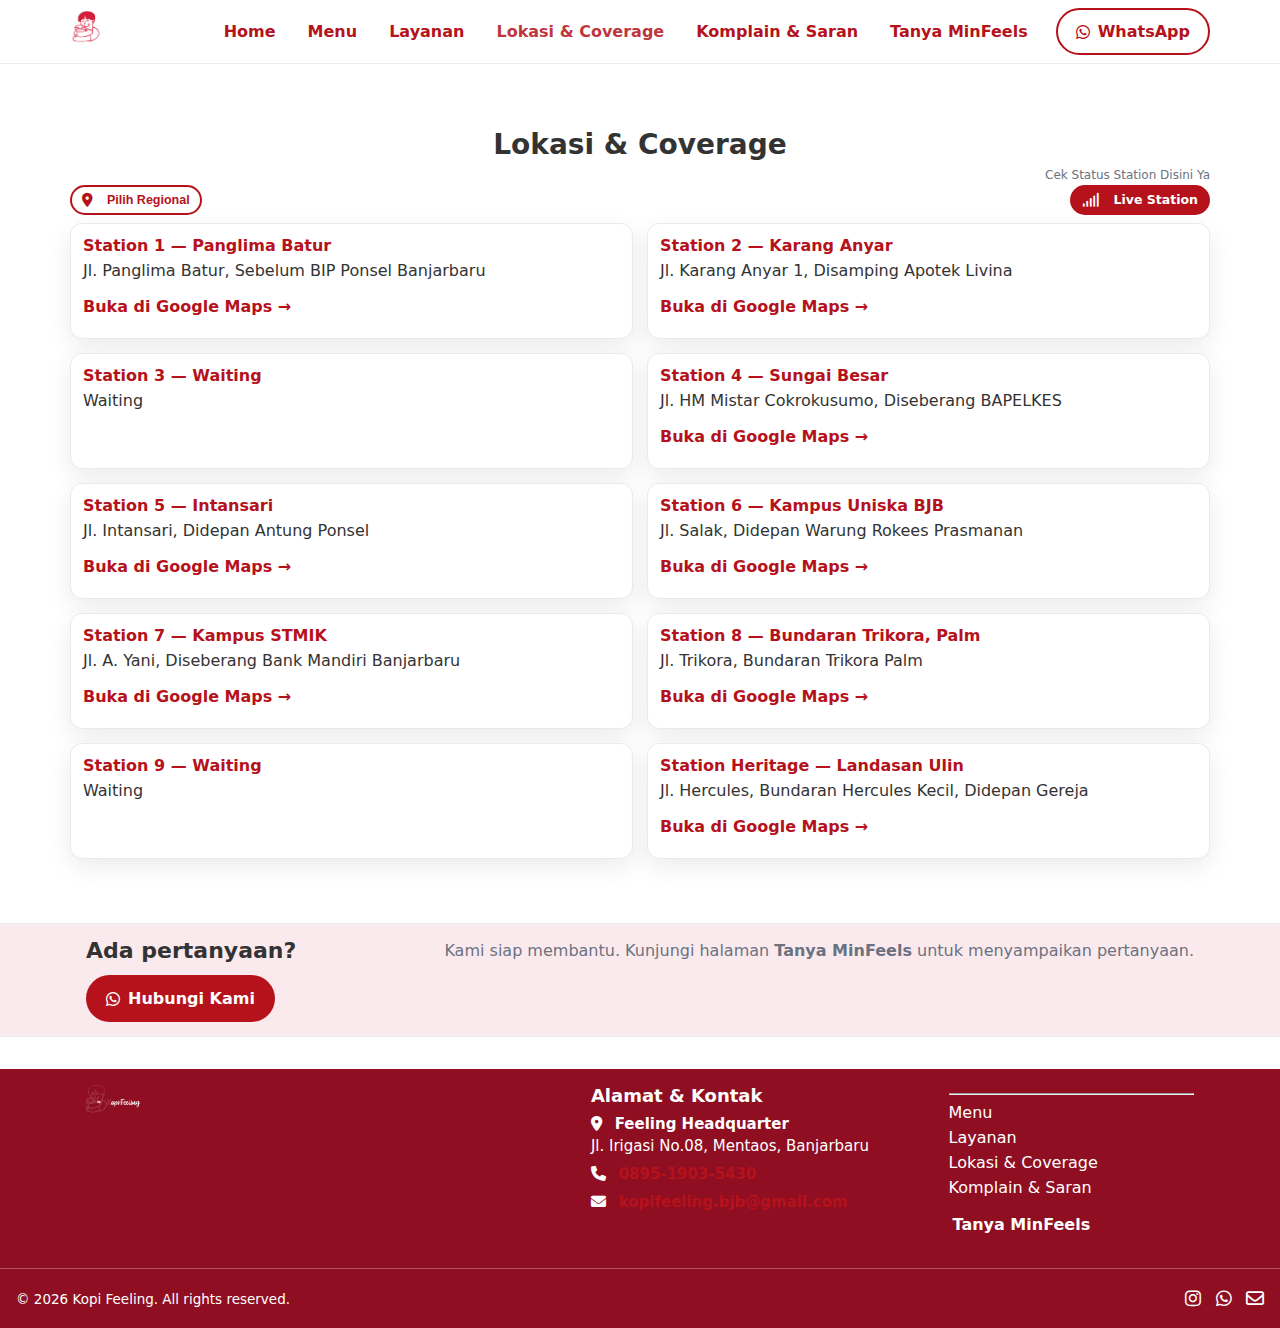
<file: stations.html>
<!DOCTYPE html>
<html lang="id">
<head>
  <meta charset="utf-8" />
  <meta name="viewport" content="width=device-width, initial-scale=1, viewport-fit=cover" />
  <title>Lokasi & Coverage — Kopi Feeling</title>
  <meta name="description" content="Lokasi gerobak & jangkauan pengantaran Kopi Feeling. Antar cepat area Banjarmasin, Banjarbaru, Martapura.">
  <link rel="canonical" href="https://bernadusbayu148-source.github.io/FeelsKop/stations.html">
  <meta name="theme-color" content="#b5121b" />
  <!-- Fonts -->
  <link rel="preconnect" href="https://fonts.googleapis.com">
  <link rel="preconnect" href="https://fonts.gstatic.com" crossorigin>
  <link
    href="https://fonts.googleapis.com/css2?family=Nunito:wght@700;800&family=Plus+Jakarta+Sans:wght@400;600;700&display=swap"
    rel="stylesheet">
  <!-- Font Awesome -->
  <link href="https://cdnjs.cloudflare.com/ajax/libs/font-awesome/6.5.0/css/all.min.css" rel="stylesheet" />
  <!-- Main CSS -->
  <link rel="stylesheet" href="assets/css/style.css?v=20260123f">
  <!-- Open Graph / Twitter -->
  <meta property="og:type" content="website">
  <meta property="og:title" content="Lokasi & Coverage — Kopi Feeling">
  <meta property="og:description" content="Antar cepat area Banjarmasin, Banjarbaru, Martapura.">
  <meta property="og:url" content="https://bernadusbayu148-source.github.io/FeelsKop/stations.html">
  <meta property="og:image" content="https://bernadusbayu148-source.github.io/FeelsKop/assets/img/og-cover.jpg">
  <meta property="og:locale" content="id_ID">
  <meta name="twitter:card" content="summary_large_image">
  <meta name="twitter:title" content="Lokasi & Coverage — Kopi Feeling">
  <meta name="twitter:description" content="Antar cepat area Banjarmasin, Banjarbaru, Martapura.">
  <meta name="twitter:image" content="https://bernadusbayu148-source.github.io/FeelsKop/assets/img/og-cover.jpg">

  <!-- ===== CSS kecil khusus halaman ini (ukuran & perataan tombol) ===== -->
  <style>
    /* Bar tindakan tepat di bawah judul */
    .actions-bar{
      display:flex;
      align-items:center;
      justify-content:space-between;
      gap:12px;
      margin:8px 0 6px;
      flex-wrap:wrap;
    }
    .actions-left,.actions-right{
      display:flex;
      align-items:center;
      gap:10px;
      flex-wrap:nowrap;
    }
    /* Tombol versi kecil */
    .btn--sm{
      padding:6px 10px;
      min-height:30px;
      font-size:12.5px;
      border-width:2px;
      border-radius:999px;
      line-height:1.15;
      white-space:nowrap;
    }
    .btn--sm i{ display:inline-block; font-size:14px; line-height:1; margin-right:6px; }
    /* Live Station: label di atas tombol */
    .live-wrap{ position:relative; display:flex; align-items:center; }
    .live-hint{
      position:absolute; top:-16px; right:0; color:#6b7280; font-size:12px; line-height:1; white-space:nowrap; pointer-events:none;
    }
    .actions-left { flex:1 1 auto; min-width:0; }
    .actions-right{ flex:0 0 auto; }
    @media (max-width:480px){
      .actions-bar{ gap:10px; }
      .btn--sm{ padding:6px 9px; font-size:12px; }
      .live-hint{ top:-14px; font-size:11.5px; }
    }
  </style>
</head>
<body>
  <!-- HEADER -->
  <header class="site-header" id="siteHeader">
    <div class="container nav-container">
      <a href="index.html" class="brand" aria-label="Halaman utama">
        <img src="assets/img/logo-header.png" class="logo" alt="Logo Kopi Feeling">
      </a>
      <button class="nav-toggle" aria-label="Buka menu" aria-expanded="false" aria-controls="primaryNav">
        <span class="nav-toggle-bar"></span><span class="nav-toggle-bar"></span><span class="nav-toggle-bar"></span>
      </button>
      <nav class="nav" id="primaryNav" aria-label="Navigasi utama">
        <ul class="nav-list">
          <li class="nav-item"><a href="index.html" class="nav-link">Home</a></li>
          <li class="nav-item"><a href="products.html" class="nav-link">Menu</a></li>
          <li class="nav-item"><a href="services.html" class="nav-link">Layanan</a></li>
          <li class="nav-item"><a href="stations.html" class="nav-link active" aria-current="page">Lokasi & Coverage</a></li>
          <li class="nav-item"><a href="contact.html" class="nav-link">Komplain & Saran</a></li>
          <li class="nav-item"><a href="ask.html" class="nav-link">Tanya MinFeels</a></li>
        </ul>
      </nav>
      <a class="btn btn-outline btn-wa"
         href="https://wa.me/6281254913064?text=Halo%20Kopi%20Feeling,%20minta%20info%20lokasi%20gerobak%20&%20coverage."
         target="_blank" rel="noopener">
        <i class="fa-brands fa-whatsapp"></i> WhatsApp
      </a>
    </div>
  </header>

  <main class="section container">
    <h2 class="section-title">Lokasi & Coverage</h2>

    <!-- ===== BAR TOMBOL: kiri = Pilih Regional; kanan = Live Station ===== -->
    <div class="actions-bar">
      <div class="actions-left">
        <button id="regionToggle" class="btn btn-outline btn--sm" type="button" aria-expanded="false" aria-controls="regionChooser">
          <i class="fa-solid fa-location-dot" aria-hidden="true"></i>
          Pilih Regional
        </button>
      </div>
      <div class="actions-right">
        <div class="live-wrap">
          <div class="live-hint">Cek Status Station Disini Ya</div>
          <a class="btn btn-primary btn--sm"
             href="https://docs.google.com/spreadsheets/d/1VBsdFLYhxcFpYD8zmzR_RFpSRUIc_uRYFitKQKhuOs0/edit?usp=drivesdk"
             target="_blank" rel="noopener">
            <i class="fa-solid fa-signal" aria-hidden="true"></i>
            Live Station
          </a>
        </div>
      </div>
    </div>

    <!-- ===== PILIHAN REGIONAL ===== -->
    <div id="regionChooser" hidden>
      <nav class="service-tabs" role="tablist" aria-label="Pilih Regional">
        <button class="tab is-active" role="tab" aria-selected="true"
          aria-controls="panel-banjarbaru" id="tab-banjarbaru" data-tab="banjarbaru">
          Banjarbaru <span class="count-badge">10</span>
        </button>
        <button class="tab" role="tab" aria-selected="false"
          aria-controls="panel-banjarmasin" id="tab-banjarmasin" data-tab="banjarmasin">
          Banjarmasin <span class="count-badge">6</span>
        </button>
        <button class="tab" role="tab" aria-selected="false"
          aria-controls="panel-martapura" id="tab-martapura" data-tab="martapura">
          Martapura <span class="count-badge">6</span>
        </button>
      </nav>
    </div>

    <!-- ===== PANELS: konten station terbaru ===== -->

    <!-- Banjarbaru (10) -->
    <section class="tab-panel is-active" role="tabpanel" id="panel-banjarbaru" aria-labelledby="tab-banjarbaru">
      <div class="station-list">

        <article class="station-item">
          <h4>Station 1 — Panglima Batur</h4>
          <p>Jl. Panglima Batur, Sebelum BIP Ponsel Banjarbaru</p>
          <a class="link" href="https://maps.app.goo.gl/jjySQTxbjfgGbLbY6" target="_blank" rel="noopener">Buka di Google Maps →</a>
        </article>

        <article class="station-item">
          <h4>Station 2 — Karang Anyar</h4>
          <p>Jl. Karang Anyar 1, Disamping Apotek Livina</p>
          <a class="link" href="https://maps.app.goo.gl/PeERfuXUmLgMJ3s88" target="_blank" rel="noopener">Buka di Google Maps →</a>
        </article>

        <article class="station-item">
          <h4>Station 3 — Waiting</h4>
          <p>Waiting</p>
        </article>

        <article class="station-item">
          <h4>Station 4 — Sungai Besar</h4>
          <p>Jl. HM Mistar Cokrokusumo, Diseberang BAPELKES</p>
          <a class="link" href="https://maps.app.goo.gl/C3uWHbXtF3imK19W7" target="_blank" rel="noopener">Buka di Google Maps →</a>
        </article>

        <article class="station-item">
          <h4>Station 5 — Intansari</h4>
          <p>Jl. Intansari, Didepan Antung Ponsel</p>
          <a class="link" href="https://maps.app.goo.gl/5Eu6yiKyS37kBHyf8" target="_blank" rel="noopener">Buka di Google Maps →</a>
        </article>

        <article class="station-item">
          <h4>Station 6 — Kampus Uniska BJB</h4>
          <p>Jl. Salak, Didepan Warung Rokees Prasmanan</p>
          <a class="link" href="https://maps.app.goo.gl/fU5y9faJx2z3SJgu6" target="_blank" rel="noopener">Buka di Google Maps →</a>
        </article>

        <article class="station-item">
          <h4>Station 7 — Kampus STMIK</h4>
          <p>Jl. A. Yani, Diseberang Bank Mandiri Banjarbaru</p>
          <a class="link" href="https://maps.app.goo.gl/Xx2FXtr6y3UL3StY8" target="_blank" rel="noopener">Buka di Google Maps →</a>
        </article>

        <article class="station-item">
          <h4>Station 8 — Bundaran Trikora, Palm</h4>
          <p>Jl. Trikora, Bundaran Trikora Palm</p>
          <a class="link" href="https://maps.app.goo.gl/SBBVkFtt5eybELnK6" target="_blank" rel="noopener">Buka di Google Maps →</a>
        </article>

        <article class="station-item">
          <h4>Station 9 — Waiting</h4>
          <p>Waiting</p>
        </article>

        <article class="station-item">
          <h4>Station Heritage — Landasan Ulin</h4>
          <p>Jl. Hercules, Bundaran Hercules Kecil, Didepan Gereja</p>
          <a class="link" href="https://maps.app.goo.gl/Nt9GGvACghrZV6Mj6" target="_blank" rel="noopener">Buka di Google Maps →</a>
        </article>

      </div>
    </section>

    <!-- Banjarmasin (6) -->
    <section class="tab-panel" role="tabpanel" id="panel-banjarmasin" aria-labelledby="tab-banjarmasin" hidden>
      <div class="station-list">

        <article class="station-item">
          <h4>Station 1 — Benua Anyar</h4>
          <p>Jl. Pangeran Hidayatullah, Didepan Borneo Store BJM</p>
          <a class="link" href="https://maps.app.goo.gl/DYgABfTYy7Vpc4oF8" target="_blank" rel="noopener">Buka di Google Maps →</a>
        </article>

        <article class="station-item">
          <h4>Station 2 — Sultan Adam</h4>
          <p>Jl. Sultan Adam, Didepan Sweet Eight Sablon</p>
          <a class="link" href="https://maps.app.goo.gl/5Nx1PCx86wauvcsu7" target="_blank" rel="noopener">Buka di Google Maps →</a>
        </article>

        <article class="station-item">
          <h4>Station 3 — Waiting</h4>
          <p>Waiting</p>
        </article>

        <article class="station-item">
          <h4>Station 4 — HKSN</h4>
          <p>Jl. Perdagangan, Komp. HKSN, Didepan Ken Barber Company</p>
          <a class="link" href="https://maps.app.goo.gl/xxZroo26uxucku5YA" target="_blank" rel="noopener">Buka di Google Maps →</a>
        </article>

        <article class="station-item">
          <h4>Station 5 — Sutoyo</h4>
          <p>Jl. Mayjen Sutoyo, Didepan Hotel Metro</p>
          <a class="link" href="https://maps.app.goo.gl/ULheNVWS2jfn1vMn9" target="_blank" rel="noopener">Buka di Google Maps →</a>
        </article>

        <article class="station-item">
          <h4>Station 6 — Cendana</h4>
          <p>Jl. Cendana 1, Diseberang Masjid Sirajul Huda</p>
          <a class="link" href="https://maps.app.goo.gl/C8hxrR1ZKCFbVSqz6" target="_blank" rel="noopener">Buka di Google Maps →</a>
        </article>

      </div>
    </section>

    <!-- Martapura (6) -->
    <section class="tab-panel" role="tabpanel" id="panel-martapura" aria-labelledby="tab-martapura" hidden>
      <div class="station-list">

        <article class="station-item">
          <h4>Station 1 — Pertokoan Syihab MTP</h4>
          <p>Jl. A. Yani KM. 39,5, Area Pertokoan Syihab MTP</p>
          <a class="link" href="https://maps.app.goo.gl/M3ooYzr5Q6bJC2DC7" target="_blank" rel="noopener">Buka di Google Maps →</a>
        </article>

        <article class="station-item">
          <h4>Station 2 — Waiting</h4>
          <p>Waiting</p>
        </article>

        <article class="station-item">
          <h4>Station 3 — Alun‑Alun Martapura</h4>
          <p>Alun‑Alun Martapura CBS, Diseberang Indomaret</p>
          <a class="link" href="https://maps.app.goo.gl/EwBPJSfppXLsX5k98" target="_blank" rel="noopener">Buka di Google Maps →</a>
        </article>

        <article class="station-item">
          <h4>Station 4 — Guntung Alaban</h4>
          <p>Jl. Guntung Alaban, Didepan Playground Happy Children</p>
          <a class="link" href="https://maps.app.goo.gl/W3LqGJSCBFYgvgrD9" target="_blank" rel="noopener">Buka di Google Maps →</a>
        </article>

        <article class="station-item">
          <h4>Station 5 — Sungai Sipai</h4>
          <p>Jl. Perjuangan, Didepan Toko Pakan Ternak Lina</p>
          <a class="link" href="https://maps.app.goo.gl/GKuq4Ey1LWTWCqr78" target="_blank" rel="noopener">Buka di Google Maps →</a>
        </article>

        <article class="station-item">
          <h4>Station 6 — Sekumpul Ujung</h4>
          <p>Jl. Pendidikan, Diseberang Gerbang SMKN 1 MTP</p>
          <a class="link" href="https://maps.app.goo.gl/B5Y1vt1ZfLFnyEEz5" target="_blank" rel="noopener">Buka di Google Maps →</a>
        </article>

      </div>
    </section>
  </main>

  <!-- CTA STRIP -->
  <section class="cta-strip" role="complementary" aria-label="Bantuan pelanggan & keluhan">
    <div class="container cta-content">
      <h3>Ada pertanyaan?</h3>
      <p>Kami siap membantu. Kunjungi halaman <strong>Tanya MinFeels</strong> untuk menyampaikan pertanyaan.</p>
      <a class="btn btn-primary" href="ask.html" aria-label="Buka halaman pertanyaan">
        <i class="fa-brands fa-whatsapp" aria-hidden="true"></i> Hubungi Kami
      </a>
    </div>
  </section>

  <!-- FOOTER -->
  <footer class="site-footer">
    <div class="container footer-grid">
      <div class="footer-about">
        <img src="assets/img/logo-footer.png" alt="Logo Kopi Feeling" class="footer-logo" />
      </div>
      <div class="footer-contact">
        <h4>Alamat & Kontak</h4>
        <p><i class="fa-solid fa-location-dot" aria-hidden="true"></i>
          <strong>Feeling Headquarter</strong><br>
          Jl. Irigasi No.08, Mentaos, Banjarbaru
        </p>
        <p><i class="fa-solid fa-phone" aria-hidden="true"></i>
          <a class="link" href="tel:+6289519035430">0895-1903-5430</a>
        </p>
        <p><i class="fa-solid fa-envelope" aria-hidden="true"></i>
          <a class="link" href="mailto:kopifeeling.bjb@gmail.com">kopifeeling.bjb@gmail.com</a>
        </p>
      </div>
      <div class="footer-menu">
        <hr class="footer-divider" aria-hidden="true">
        <ul>
          <li><a href="products.html">Menu</a></li>
          <li><a href="services.html">Layanan</a></li>
          <li><a href="stations.html">Lokasi & Coverage</a></li>
          <li><a href="contact.html">Komplain & Saran</a></li>
          <li class="nav-item"><a class="nav-link" href="ask.html">Tanya MinFeels</a></li>
        </ul>
      </div>
    </div>
    <div class="footer-bottom">
      <p>© <span id="year"></span> Kopi Feeling. All rights reserved.</p>
      <div class="socials">
        <a href="https://www.instagram.com/kopifeeling_?igsh=NHlhY3V5dDVkMGFl" aria-label="Instagram"><i class="fa-brands fa-instagram" aria-hidden="true"></i></a>
        <a href="https://wa.me/6281254913064?text=Hallo%20Min%20Feels,%20saya%20ingin%20bertanya." aria-label="WhatsApp"><i class="fa-brands fa-whatsapp" aria-hidden="true"></i></a>
        <a href="mailto:kopifeeling.bjb@gmail.com" aria-label="Email"><i class="fa-regular fa-envelope" aria-hidden="true"></i></a>
      </div>
    </div>
  </footer>

  <!-- SCRIPTS -->
  <script src="assets/js/main.js" defer></script>

  <!-- Inline JS: toggle pilihan regional -->
  <script>
    (function () {
      var toggleBtn = document.getElementById('regionToggle');
      var chooser = document.getElementById('regionChooser');
      if (!toggleBtn || !chooser) return;
      function setOpen(open) {
        if (open) {
          chooser.removeAttribute('hidden');
          toggleBtn.setAttribute('aria-expanded', 'true');
        } else {
          chooser.setAttribute('hidden', '');
          toggleBtn.setAttribute('aria-expanded', 'false');
        }
      }
      toggleBtn.addEventListener('click', function () {
        var open = toggleBtn.getAttribute('aria-expanded') === 'true';
        setOpen(!open);
      });
      // Tutup chooser setelah salah satu regional dipilih
      chooser.addEventListener('click', function (e) {
        var btn = e.target.closest('.service-tabs .tab');
        if (btn) { setTimeout(function(){ setOpen(false); }, 50); }
      });
      // Jika hash berubah (#banjarbaru), tetap tutup chooser
      window.addEventListener('hashchange', function(){ setOpen(false); });
    })();
  </script>
</body>
</html>
</file>
<file: assets/css/leaderboard-podium.css>
/* =========================
   Header Branding Overrides
   (Hanya memengaruhi area brand di navbar)
   ========================= */

/* Pastikan area brand rapi & sejajar */
.site-header .brand{
  display: inline-flex;
  align-items: center;
  gap: 10px;
  text-decoration: none;
}

/* Logo lebar responsif:
   - Tinggi mengikuti clamp agar proporsional di semua device
   - width:auto menjaga rasio asli PNG
*/
.site-header .brand .logo-wide{
  display: block;
  height: clamp(28px, 4.6vw, 44px); /* mobile → desktop */
  width: auto;
}

/* Sembunyikan teks “Kopi Feeling” (tetap ada untuk a11y/SEO) */
.site-header .brand .brand-name{
  position: absolute !important;
  width: 1px; height: 1px;
  margin: -1px; padding: 0; border: 0;
  overflow: hidden; clip: rect(0 0 0 0);
  white-space: nowrap;
}

/* Jaga jarak di sisi kanan brand agar tidak terlalu rapat dengan tombol menu */
@media (max-width: 992px){
  .site-header .nav-container{
    gap: 12px;
  }
}
</file>
<file: assets/css/home-compact.css>
/* =========================================================
  HOME — Compact Hero Overrides (v3)
  Tujuan:
  - Pertahankan area konten (bagian hijau) tetap utuh.
  - Pangkas ruang abu-abu bagian bawah (bagian merah) agar hero makin pendek.
  Catatan:
  - File ini hanya dipanggil di index.html, sehingga halaman lain aman.
========================================================= */

/* ===== Desktop & Tablet ===== */
.hero .slide{
  /* Perkecil tinggi minimum hero (lebih agresif dari v2) */
  min-height: clamp(280px, 48vh, 380px);

  /* Tempatkan konten lebih ke atas agar bagian hijau tidak terpangkas */
  display: flex !important;
  align-items: flex-start !important;
  justify-content: center !important;

  /* Overlay tetap agar teks terbaca di atas foto */
  background-image:
    linear-gradient(rgba(0,0,0,.26), rgba(0,0,0,.26)),
    var(--bg);

  /* Pangkas ruang bawah (kurangi padding-bottom) */
  padding: 10px 16px 4px;
}

/* Kontainer isi hero — rapatkan vertikal */
.hero .slide-content{
  margin-top: 2px;   /* dorong ke atas sedikit */
  padding-top: 0;
  padding-bottom: 4px; /* pangkas bawah */
  max-width: 880px;
  width: 100%;
  text-align: center;
}

/* Heading & subheading dipadatkan */
.hero .hero-title{
  margin-top: 0;
  margin-bottom: 6px;
  line-height: 1.14;
}
.hero .hero-subtitle{
  margin: 0 0 8px;
  opacity: .95;
}

/* Jarak antar tombol aksi */
.hero .hero-actions{
  display: inline-flex;
  gap: 12px;
}

/* Tombol navigasi slider tetap nyaman dijangkau */
.hero .slider-btn{
  top: 50%;
}

/* Dots didekatkan ke bawah untuk memangkas ruang merah */
.hero .slider-dots{
  bottom: 4px;
}

/* ===== Mobile (≤576px) ===== */
@media (max-width: 576px){
  .hero .slide{
    /* Lebih pendek lagi di mobile, tapi aman untuk teks & tombol */
    min-height: clamp(220px, 44vh, 300px);
    padding: 8px 12px 2px;   /* pangkas bawah */
  }
  .hero .slide-content{
    margin-top: 0;
    padding-bottom: 2px;     /* rapatkan */
</file>
<file: leaderboard/style.css>
:root{
  --bg:#FFFFFF;--text:#222222;--muted:#666666;
  --accent:#D21F3C;--accent2:#F75353;--accent3:#C33F3C;
  --border:#dcdcdc;--card:#f9f9f9;--thead:#f5f5f5;--neutral:#efefef
}
html,body{height:100%}
body{margin:0;font-family:system-ui,-apple-system,Segoe UI,Roboto,"Helvetica Neue",Arial,sans-serif;background:var(--bg);color:var(--text)}
.container{max-width:1120px;margin:40px auto;padding:0 16px;min-width:0}
header h1{margin:0 0 8px;font-weight:800;font-size:clamp(24px,4vw,36px);letter-spacing:-.02em;background:linear-gradient(90deg,var(--accent),var(--accent2));-webkit-background-clip:text;background-clip:text;color:transparent}
header p{margin:0 0 18px;color:var(--muted)}

/* === Controls: 1 baris responsif === */
.controls{display:grid;grid-template-columns:1fr minmax(120px,180px) minmax(120px,1fr);gap:10px;align-items:center}
.controls input,.controls select{background:#fff;color:var(--text);border:1px solid var(--accent3);border-radius:10px;padding:10px 12px;outline:none;height:40px}
.controls input::placeholder{color:#888}
.btn{border-radius:10px;padding:10px 14px;cursor:pointer;font-weight:700}
.btn-primary{color:#fff;border:none;background:linear-gradient(90deg,var(--accent),var(--accent2))}
#refreshBtn{white-space:nowrap;justify-self:end}

/* Mobile: tetap 1 baris, ukuran menyesuaikan */
@media (max-width:640px){
  .controls{grid-template-columns:minmax(140px,1fr) minmax(110px,140px) auto;gap:8px}
  #refreshBtn{padding:8px 12px;font-size:.95rem}
  .controls input,.controls select{height:38px}
}

/* Tablet */
@media (min-width:641px) and (max-width:900px){
  .controls{grid-template-columns:1.2fr minmax(140px,180px) auto;gap:10px}
  #refreshBtn{padding:10px 14px}
}

/* === Stats: selalu 2 kolom === */
.stats{display:grid;grid-template-columns:repeat(2,minmax(0,1fr));gap:12px;margin:12px 0 16px}
.stat-card{background:#fff;border:1px solid var(--border);border-radius:14px;padding:16px;box-shadow:0 6px 16px rgba(0,0,0,.06)}
.stat-title{color:#8a8a8a;margin:0 0 6px;font-size:.95rem}
.stat-value{font-weight:800;font-size:1.4rem;margin:0}
.stat-bar{margin-top:10px;width:100%;height:10px;border-radius:999px;background:#ffdfe3;overflow:hidden;border:1px solid #ffccd2}
.stat-bar .fill{height:100%;background:linear-gradient(90deg,var(--accent),var(--accent2));width:0%;transition:width .6s ease}

/* Ponsel sangat kecil: tetap 2 kolom tapi gap kecil */
@media (max-width:360px){.stats{gap:8px}}

/* === Search Info === */
.search-info{margin:6px 0 12px;padding:12px;border:1px solid var(--accent3);border-radius:12px;background:linear-gradient(180deg,#fff 0%,#ffecee 100%);color:var(--text);box-shadow:0 8px 18px rgba(0,0,0,.06);display:none}
.search-item{display:grid;grid-template-columns:100px 1fr 140px 180px;gap:8px;padding:8px 10px;border:1px solid var(--border);border-radius:10px;background:#fff;align-items:center}
.search-item .rank{font-weight:800;color:var(--accent3)}
.search-item .name{font-weight:700}
.search-item .member{color:var(--muted);font-weight:600}
.search-item .points,.search-item .gap{font-variant-numeric:tabular-nums;font-feature-settings:"tnum"}
.search-item .gap{color:var(--accent);font-weight:700}
@media (max-width:900px){
  .search-item{grid-template-columns:90px 1fr}
  .search-item .points,.search-item .gap{margin-top:6px}
}

/* === Podium === */
.podium{margin:12px 0 20px;padding:16px;border-radius:16px;background:linear-gradient(180deg,#fff 0%,#fafafa 100%);border:1px solid var(--neutral)}
.podium-wrap{display:grid;gap:14px;grid-template-columns:1fr 1.2fr 1fr;grid-template-areas:"second first third";align-items:stretch;min-width:0}
.podium-card.first{grid-area:first}
.podium-card.second{grid-area:second}
.podium-card.third{grid-area:third}
.podium-card{position:relative;background:#fff;border:1px solid var(--neutral);border-radius:16px;padding:16px;text-align:center;box-shadow:0 8px 24px rgba(0,0,0,.06);min-width:0;overflow:visible}
.podium-avatar{width:84px;height:84px;margin:0 auto 10px;border-radius:12px;background:linear-gradient(135deg,#ffd1d8,var(--accent) 60%,var(--accent2));border:1px solid #ffd6dc;max-width:100%}
.podium-name{margin:6px 0 2px;font-weight:700}
.podium-member{margin:0 0 10px;color:var(--muted);font-size:.95rem}
.podium-trophy{display:inline-flex;align-items:center;gap:8px;padding:8px 12px;border-radius:999px;background:#fff;border:1px solid var(--neutral);color:var(--text);margin:8px auto 0}
.podium-card.first{transform:translateY(-8px);box-shadow:0 12px 30px rgba(0,0,0,.10)}
.podium-badge{position:absolute;top:-10px;right:-10px;padding:8px 12px;border-radius:999px;font-weight:800;box-shadow:0 2px 6px rgba(0,0,0,.15)}

/* Desktop: #1 lebih menonjol */
@media (min-width:641px){
  .podium-card.first{transform:translateY(-10px) scale(1.04); z-index:2;}
  .podium-card.second,.podium-card.third{transform:none}
}

/* Mobile: podium tetap 3 kolom & penataan konten */
@media (max-width:640px){
  .podium-wrap{grid-template-columns:repeat(3,minmax(0,1fr));grid-template-areas:"second first third";gap:8px}
  .podium-card{padding:10px}
  .podium-card.first{transform:none; transform:scale(1.06); z-index:3; box-shadow:0 14px 34px rgba(0,0,0,.12)}
  .podium-card.second,.podium-card.third{transform:none; z-index:1}
  .podium-avatar{width:60px;height:60px}
  .podium-name{font-size:clamp(12px,3.5vw,14px)}
  .podium-member{font-size:clamp(10px,3vw,12px)}
  .podium-trophy{ justify-content:center; }
}

/* === Tabel & kartu === */
.card{background:#fff;border:1px solid var(--border);border-radius:16px;box-shadow:0 6px 16px rgba(0,0,0,.06);padding:12px;margin-top:12px}
.table-accent{height:6px;border-radius:999px;background:linear-gradient(90deg,var(--accent),var(--accent2));opacity:.2;margin:0 6px 8px}
#board{width:100%;border-collapse:collapse}
#board thead th{background:var(--thead);text-align:left;padding:10px;border-bottom:1px solid var(--border);font-weight:700}
#board tbody td{padding:10px;border-bottom:1px solid var(--border)}
#board tbody tr:hover{background:#fafafa}
.rank-badge{display:inline-block;padding:6px 10px;border-radius:999px;font-weight:800;font-size:.9rem}
.mono{font-variant-numeric:tabular-nums;font-feature-settings:"tnum"}
.empty{text-align:center;color:#888;padding:20px}
.footer{color:#888;font-size:.9rem;margin-top:8px}
</file>
<file: assets/css/style.css>
/* =========================
 Tema Dasar & Reset
 ========================= */
:root{
  --brand-red:#b5121b;
  --brand-dark:#1f1f1f;
  --text:#333;
  --muted:#6b7280;
  --bg:#ffffff;
  --bg-soft:#f7f7f8;
  --border:#eaeaea;
  --shadow:0 8px 24px rgba(0,0,0,.08);
  /* Skala spacing */
  --sp-0:0px; --sp-1:4px; --sp-2:6px; --sp-3:8px; --sp-4:10px;
  --sp-5:12px; --sp-6:14px; --sp-7:16px; --sp-8:18px;
  /* Footer (kompak) */
  --footer-pad-y-desktop:16px; --footer-pad-y-tablet:14px; --footer-pad-y-mobile:12px;
  --footer-gap-desktop:14px; --footer-bottom-pad-y:8px;
  --footer-logo-h:32px; --footer-h4:18px; --footer-p:15px; --social-size:18px;
  /* CTA strip (kompak) */
  --cta-pad-y-desktop:14px; --cta-pad-y-mobile:10px;
}
*{box-sizing:border-box}
html{scroll-behavior:smooth}
body{
  margin:0;
  font-family:Poppins,system-ui,-apple-system,"Segoe UI",Roboto,Arial,sans-serif;
  color:var(--text);
  background:var(--bg);
}
/* =========================
 Utilities
 ========================= */
.container{max-width:1140px;margin-inline:auto;padding:0 16px;}
.section{padding:64px 0;}
.section-title{font-size:clamp(22px,4vw,28px);font-weight:700;text-align:center;margin:0 0 24px;}
.link{color:var(--brand-red);font-weight:600;text-decoration:none;}
.link:hover{text-decoration:underline}
.btn{
  display:inline-flex;align-items:center;gap:8px;
  padding:12px 18px;border-radius:999px;
  font-weight:700;text-decoration:none;transition:.2s;
  border:2px solid transparent;cursor:pointer;min-height:44px;
}
.btn-primary{background:var(--brand-red);color:#fff;}
.btn-primary:hover{filter:brightness(.95);transform:translateY(-1px);}
.btn-outline{background:#fff;color:var(--brand-red);border-color:var(--brand-red);}
.btn-outline:hover{filter:brightness(.97);}
/* =========================
 Header / Navbar
 ========================= */
.site-header{
  position:sticky;top:0;z-index:1000;
  background:#fff;border-bottom:1px solid var(--border);
  padding-top:env(safe-area-inset-top);
}
.site-header.scrolled{box-shadow:var(--shadow)}
.nav-container{display:flex;align-items:center;gap:16px;padding:8px 0;}
.brand{display:flex;align-items:center;gap:10px;text-decoration:none;color:var(--brand-dark);font-weight:700;}
.logo{height:38px;width:auto}
.brand-name{white-space:nowrap}
.nav{margin-left:auto}
.nav-list{display:flex;align-items:center;gap:24px;list-style:none;margin:0;padding:0;}
.nav-link{color:var(--brand-red);font-weight:700;text-decoration:none;padding:12px 4px;display:inline-flex;align-items:center;gap:6px;}
.nav-link:hover,.nav-link.active{opacity:.85}
.btn-wa{margin-left:8px}
.nav-toggle{
  display:none;margin-left:auto;background:#fff;border:1px solid var(--border);
  padding:10px;border-radius:8px;cursor:pointer;
}
.nav-toggle-bar{display:block;width:22px;height:2px;background:#333;margin:4px 0}
body.nav-open{overflow:hidden;touch-action:none;}
@media (max-width:992px){
  .nav{
    display:none;position:fixed;inset:64px 0 0 0;height:calc(100vh - 64px);
    background:#fff;border-top:1px solid var(--border);overflow-y:auto;-webkit-overflow-scrolling:touch;
  }
  .nav.open{display:block}
  .nav-list{flex-direction:column;align-items:flex-start;padding:12px}
  .btn-wa{display:none}.nav-toggle{display:block}
}
.nav .nav-link:focus-visible,.btn:focus-visible,.dropdown-toggle:focus-visible{outline:2px solid #1e90ff;outline-offset:2px;}
/* =========================
 Hero Slider
 ========================= */
.hero{position:relative;background:var(--bg-soft)}
.slider{position:relative}
.slide{
  min-height:480px;display:grid;place-items:center;text-align:center;color:#fff;
  background-image:linear-gradient(rgba(0,0,0,.35),rgba(0,0,0,.35)),var(--bg);
  background-size:cover;background-position:center;
}
.slide-content{max-width:820px;padding:0 16px}
.hero-title{font-size:clamp(28px,5vw,42px);font-weight:700;margin:0 0 10px}
.hero-subtitle{font-size:clamp(16px,3.2vw,18px);margin:0 0 18px;opacity:.95}
.slider-btn{
  position:absolute;top:50%;transform:translateY(-50%);background:#fff;border:1px solid var(--border);
  width:40px;height:40px;border-radius:50%;display:grid;place-items:center;cursor:pointer;
}
.slider-btn.prev{left:16px}.slider-btn.next{right:16px}
.slider-dots{position:absolute;bottom:16px;left:50%;transform:translateX(-50%);display:flex;gap:8px}
.slider-dots .dot{width:10px;height:10px;border-radius:50%;background:#fff;opacity:.7;cursor:pointer}
.slider-dots .dot.active{background:var(--brand-red);opacity:1}
@media (max-width:576px){.hero-title{font-size:clamp(24px,6vw,32px)}.slide{min-height:380px}}
/* =========================
 CTA Strip (kompak)
 ========================= */
.cta-strip{
  background:#fbeaed;
  padding:var(--cta-pad-y-desktop) 0;
  border-top:1px solid var(--border);border-bottom:1px solid var(--border)
}
.cta-content{display:flex;align-items:center;justify-content:space-between;gap:12px;flex-wrap:wrap}
.cta-content h3{margin:0;font-size:clamp(18px,3.5vw,22px)}
.cta-content p{margin:0;color:var(--muted);font-size:clamp(14px,3.2vw,16px)}
@media (max-width:768px){.cta-strip{padding:var(--cta-pad-y-mobile) 0;}}
/* =========================
 Footer (kompak agresif)
 ========================= */
.site-footer{background:#8f0e22;color:#fff;margin-top:32px}
.footer-grid{
  display:grid;grid-template-columns:2fr 1.4fr 1fr;gap:var(--footer-gap-desktop);padding:var(--footer-pad-y-desktop) 16px;
}
.footer-logo{height:var(--footer-logo-h);margin:0 0 6px}
.footer-about p,.footer-contact p{margin:6px 0;line-height:1.45;font-size:var(--footer-p);}
.footer-contact i{margin-right:8px}
.footer-contact h4,.footer-menu h4{margin:0 0 8px;font-size:var(--footer-h4);}
.footer-menu ul{list-style:none;padding:0;margin:0}
.footer-menu li{margin:6px 0}
.footer-menu a{color:#fff;text-decoration:none}
.footer-menu a:hover{text-decoration:underline}
.footer-bottom{border-top:1px solid rgba(255,255,255,.3);display:flex;align-items:center;justify-content:space-between;padding:var(--footer-bottom-pad-y) 16px;font-size:13.5px;}
.socials a{color:#fff;margin-left:10px;font-size:var(--social-size);line-height:1}
@media (max-width:1100px){.footer-grid{grid-template-columns:1.6fr 1.2fr 1fr;padding:var(--footer-pad-y-tablet) 16px}}
@media (max-width:900px){.footer-grid{grid-template-columns:1fr 1fr;gap:12px}}
@media (max-width:700px){
  .footer-grid{grid-template-columns:1fr;padding:var(--footer-pad-y-mobile) 16px;}
  .footer-about p,.footer-contact p{line-height:1.4}
  .footer-bottom{padding:8px 16px}
}
/* =========================
 Form (contact)
 ========================= */
label{display:block;font-weight:600;margin-bottom:6px}
input,textarea{width:100%;padding:10px 12px;border:1px solid var(--border);border-radius:10px;font:inherit}
/* =========================
 Service Tabs
 ========================= */
.service-tabs{
  display:flex;gap:12px;justify-content:center;align-items:center;
  flex-wrap:wrap;margin:0 0 16px;
  overflow-x:auto;scroll-snap-type:x proximity;-webkit-overflow-scrolling:touch;
}
.service-tabs .tab{
  appearance:none;border:2px solid var(--brand-red);background:#fff;color:var(--brand-red);
  padding:10px 16px;border-radius:999px;font-weight:700;cursor:pointer;transition:.2s;
  box-shadow:0 2px 8px rgba(0,0,0,.06);min-height:42px;scroll-snap-align:start;
}
.service-tabs .tab:hover{filter:brightness(.97);}
.service-tabs .tab.is-active{background:var(--brand-red);color:#fff;box-shadow:0 8px 18px rgba(181,18,27,.25);}
.service-tabs::after{
  content:"";display:block;width:100%;max-width:880px;height:2px;margin:6px auto 0;
  background:linear-gradient(90deg,var(--brand-red) 30%,transparent 30% 70%,var(--brand-red) 70%);
  opacity:.35;
}
.tab-panel{display:block}
.tab-panel[hidden]{display:none!important}
/* =========================
 Services (konten) — tidak diubah
 ========================= */
.service-intro{background:var(--brand-red);color:#fff;border-radius:16px;padding:16px 14px;box-shadow:var(--shadow);margin-bottom:14px;}
.service-intro h3{margin:0 0 6px;font-size:clamp(20px,4.5vw,24px);}
.service-intro p{margin:0;line-height:1.55;}
.service-hero{margin:12px 0 18px;display:grid;gap:8px;}
.service-hero img{width:100%;height:auto;border-radius:14px;border:1px solid var(--border);box-shadow:var(--shadow);}
.service-hero figcaption{font-size:14px;color:var(--muted);}
.service-card{background:#b5121b;color:#fff;border-radius:16px;overflow:hidden;box-shadow:var(--shadow);}
.service-card .card-head{padding:12px 14px 6px;}
.service-card .card-head h3{display:inline-block;margin:0;padding:6px 12px;background:#fff;color:#b5121b;border-radius:12px;font-weight:800;}
.service-card .card-body{padding:8px 14px 14px;}
.service-card .card-body p{margin:0 0 10px;line-height:1.6;}
.service-card .card-image{margin:8px 0 12px;}
.service-card .card-image img{width:100%;height:auto;border-radius:12px;border:1px solid var(--border);}
.service-card .btn{margin-top:6px;border-color:#fff;color:#fff;background:transparent;}
.service-card .btn:hover{background:rgba(255,255,255,.12);}
.final-cta{text-align:center;margin-top:18px;}
.final-cta .final-note{color:var(--muted);margin:0 0 6px;}
.final-cta .final-title{color:var(--brand-red);margin:0 0 8px;font-size:clamp(18px,4.2vw,22px);}
.final-cta .btn{display:inline-flex;gap:10px;font-size:16px;border-color:var(--brand-red);color:#fff;background:var(--brand-red);}
@media (max-width:992px){.service-meta{grid-template-columns:1fr}}
@media (max-width:576px){.service-intro{padding:12px 10px}.service-card .card-head h3{font-size:17px}}
/* =========================
 Stations — tidak diubah
 ========================= */
.count-badge{display:inline-block;margin-left:8px;padding:2px 8px;font-size:.85em;border-radius:999px;border:2px solid var(--brand-red);color:var(--brand-red);background:#fff;}
.service-tabs .tab.is-active .count-badge{border-color:#fff;color:var(--brand-red);background:#fff;}
.station-list{display:grid;grid-template-columns:repeat(2,1fr);gap:14px;margin-top:8px;}
.station-item{background:#fff;border:1px solid var(--border);border-radius:12px;padding:12px;box-shadow:var(--shadow);}
.station-item h4{margin:0 0 6px;font-size:16px;color:var(--brand-red);}
.station-item p{margin:0 0 6px;color:var(--text);}
.station-item a.link{display:inline-flex;align-items:center;min-height:40px;color:var(--brand-red);font-weight:700;text-decoration:none;}
.station-item a.link:hover{text-decoration:underline;}
@media (max-width:768px){.station-list{grid-template-columns:1fr}}
/* =========================
 Products Page — Menu Cards (PASTI 2 KOLOM)
 ========================= */
main .menu-grid{
  display:grid !important;
  grid-template-columns:repeat(2, minmax(0, 1fr)) !important;
  gap:14px !important;
}
.menu-card{
  background:transparent !important;
  border:0 !important;
  border-radius:0 !important;
  box-shadow:none !important;
  display:flex !important;
  flex-direction:column !important;
  align-items:center !important;
  text-align:left !important;
  width:100% !important;
}
.menu-card img{
  width:100% !important;
  height:auto !important;
  object-fit:contain !important;
  background:transparent !important;
  display:block !important;
}
.menu-info{
  width:100% !important;
  padding:6px 2px 0 !important;
  display:flex !important;
  flex-direction:column !important;
  gap:6px !important;
  background:transparent !important;
}
.menu-info h3{margin:0;font-size:18px;color:var(--brand-red);}
.menu-sub{margin:0;color:var(--muted);font-weight:600;}
.menu-desc{margin:0;color:var(--text);line-height:1.55;}
.menu-card .btn{display:none !important;}
@media (max-width:576px){
  main .menu-grid{ gap:10px !important; }
  .menu-info{ padding:6px 0 0 !important; gap:6px !important; }
}
/* =========================
 Kontak — Feedback Form (tanpa perubahan)
 ========================= */
.feedback-form .req{color:#d22;font-weight:800}
.feedback-grid{display:grid;grid-template-columns:1fr 1fr;gap:12px;margin-bottom:12px}
.feedback-field{margin:10px 0}
.feedback-field textarea{width:100%;padding:12px 14px;border:1px solid var(--border);border-radius:12px;resize:vertical;min-height:160px;font:inherit;line-height:1.55}
.input-hint{color:#888;font-size:13px;margin-top:6px}
.feedback-form input[type="text"],.feedback-form input[type="email"],.feedback-form input[type="tel"],.feedback-form select{width:100%;padding:10px 12px;border:1px solid var(--border);border-radius:10px;font:inherit;background:#fff}
.feedback-check{display:flex;gap:10px;align-items:flex-start;margin-top:6px;margin-bottom:8px}
.feedback-check input{margin-top:4px}
@media (max-width:768px){
  .feedback-grid{grid-template-columns:1fr;gap:8px;margin-bottom:8px}
  .feedback-field textarea{min-height:140px;padding:10px 12px}
  .input-hint{font-size:12.5px}
  .feedback-check{gap:8px}
}
/* Consent row */
.consent-fieldset{margin:10px 0 8px;padding:0;border:0}
.consent-row{display:inline-flex;align-items:center;gap:10px;line-height:1.35;font-weight:600;color:var(--text);cursor:pointer}
.consent-row input[type="checkbox"]{inline-size:18px;block-size:18px;min-width:18px;min-height:18px;border-radius:4px;accent-color:var(--brand-red)}
.consent-text{display:inline-block;text-wrap:balance;max-width:60ch}
@media (max-width:768px){.consent-row{gap:8px}.consent-text{max-width:100%;font-weight:600}}
/* ===== SERVICES — Perbaikan input tanggal (tetap) ===== */
.order-widget input[type="date"]{width:100%;box-sizing:border-box;appearance:none;-webkit-appearance:none;background-color:#fff;border:1px solid var(--border);border-radius:12px;padding:10px 12px;min-height:44px;font:inherit;line-height:1.2;color:var(--text)}
.order-widget input[type="date"]::-webkit-date-and-time-value{text-align:left;padding:0;min-height:1.2em}
.order-widget input[type="date"]::-webkit-calendar-picker-indicator{padding:0 6px;margin:0;opacity:.8}
@supports (-moz-appearance: none){.order-widget input[type="date"]{padding-block:10px}}
@media (max-width:768px){
  #panel-everyday .contact-grid{grid-template-columns:1fr;gap:8px}
  .order-widget .contact-grid{gap:8px;margin-bottom:8px}
  .order-widget label{margin-bottom:4px}
}
/* ===== MOBILE COMPACT OVERRIDES (global) ===== */
@media (max-width: 768px){
  .cta-strip { padding: 8px 0; }
  .cta-content { gap: 8px; }
  .cta-content h3 { font-size: 16px; line-height: 1.2; }
  .cta-content p { font-size: 13px; line-height: 1.35; }
  .footer-grid { grid-template-columns: 1fr; gap: 8px; padding: 10px 14px; }
  .footer-logo { height: auto; max-height: 28px; }
  .footer-contact h4, .footer-menu h4 { font-size: 16px; margin: 0 0 6px; }
  .footer-about p, .footer-contact p { font-size: 13.5px; line-height: 1.35; margin: 4px 0; }
  .footer-menu li { margin: 4px 0; } .footer-menu a { font-size: 14px; }
  .footer-bottom { padding: 6px 14px; font-size: 12.5px; }
  .socials a { font-size: 16px; margin-left: 8px; }
  .section { padding: 42px 0; }
  .service-intro { padding: 10px 10px; } .service-intro p { line-height: 1.45; }
  .service-hero { margin: 10px 0 14px; }
  .service-tabs { gap: 8px; margin-bottom: 12px; }
  .service-tabs .tab { padding: 9px 14px; min-height: 38px; }
  .station-list { gap: 10px; margin-top: 6px; }
  .station-item { padding: 10px; }
  main .menu-grid { gap: 10px !important; }
  .menu-info { padding: 6px 0 0 !important; gap: 6px !important; }
}
/* =========================
 Order Widget — Baris Pesanan (Menu + Qty) >> DIPERKUAT
 ========================= */
/* Grid daftar baris */
.order-widget .order-list{
  display:grid !important;
  gap:10px !important;
}
/* Setiap baris = 2 kolom field + 1 kolom kecil (hapus) */
.order-widget .order-list .order-row{
  display:grid !important;
  grid-template-columns: 1.4fr 120px 32px !important; /* Menu | Qty | x */
  gap:10px !important;
  align-items:end !important;
}
/* Field kolom dengan label di atas kontrol */
.order-widget .order-list .order-row .field{
  display:flex !important;
  flex-direction:column !important;
  gap:6px !important;
  min-width:0 !important;
}
.order-widget .order-list .order-row .field > label{
  margin:0 !important;
  font-weight:700 !important;
  color:#fff !important; /* agar kontras di card merah */
}
/* Tombol pilih menu */
.order-widget .order-list .menu-picker{
  width:100% !important;
  text-align:left !important;
  padding:10px 12px !important;
  min-height:44px !important;
  border:1px solid var(--border) !important;
  border-radius:10px !important;
  background:#fff !important;
  color:var(--text) !important;
  display:flex !important;
  justify-content:space-between !important;
  align-items:center !important;
  gap:10px !important;
}
/* Input Qty */
.order-widget .order-list .qty-input{
  width:100% !important;
  padding:10px 12px !important;
  border:1px solid var(--border) !important;
  border-radius:10px !important;
}
/* Tombol hapus baris */
.order-widget .order-list .row-remove{
  width:32px !important;
  height:32px !important;
  border-radius:8px !important;
  border:1px solid var(--border) !important;
  background:#fff !important;
  cursor:pointer !important;
}
/* Responsif */
@media (max-width:768px){
  .order-widget .order-list .order-row{
    grid-template-columns: 1fr 100px 32px !important;
    gap:8px !important;
  }
}
/* ===== Modal (global) — DIPERKUAT (dari perbaikan sebelumnya) ===== */
body .modal{
  position:fixed !important;
  inset:0 !important;
  z-index:4000 !important;
  display:block !important;
}
body .modal[hidden]{display:none !important;}
body .modal-backdrop{
  position:fixed !important;
  inset:0 !important;
  background:rgba(0,0,0,.45) !important;
  backdrop-filter:saturate(120%) blur(2px) !important;
  z-index:4001 !important;
}
body .modal-dialog{
  position:fixed !important;
  top:50% !important;
  left:50% !important;
  transform:translate(-50%,-50%) !important;
  width:min(92vw, 720px) !important;
  max-height:min(86vh, 720px) !important;
  background:#fff !important;
  border-radius:14px !important;
  border:1px solid var(--border) !important;
  box-shadow:var(--shadow) !important;
  display:flex !important;
  flex-direction:column !important;
  overflow:hidden !important;
  z-index:4002 !important;
}
body .modal-header{display:flex;align-items:center;justify-content:space-between;padding:12px 14px;border-bottom:1px solid var(--border);}
body .modal-body{padding:12px;overflow:auto;max-height:calc(min(86vh,720px) - 96px);}
body .modal-footer{padding:12px;border-top:1px solid var(--border);display:flex;justify-content:flex-end;gap:8px}
body .modal-close{background:#fff;border:1px solid var(--border);border-radius:8px;padding:6px 10px;cursor:pointer}
body .modal-search input{width:100%;padding:10px 12px;border:1px solid var(--border);border-radius:10px;font:inherit}
/* kunci scroll body ketika modal aktif */
body.modal-open{overflow:hidden !important;touch-action:none !important;}

/* ------------------------------------------------------------------
   ⬇⬇⬇ TAMBAHAN BARU: LOGO SIZING UNTUK PNG (Header & Footer) ⬇⬇⬇
------------------------------------------------------------------- */

/* Logo PNG di HEADER — responsif & proporsional */
.site-header .logo{
  /* override tinggi fix 38px di atas dengan pendekatan fleksibel */
  height:auto;            /* pertahankan rasio asli */
  width:auto;
  max-height:40px;        /* batas aman default (mobile/tablet) */
  object-fit:contain;
}
@media (min-width:992px){
  .site-header .logo{ max-height:44px; } /* sedikit lebih tinggi di desktop */
}

/* Logo PNG di FOOTER — kompak, proporsional */
.site-footer .footer-logo{
  height:auto;
  width:auto;
  max-height:var(--footer-logo-h);  /* default 32px dari :root */
  object-fit:contain;
}
@media (min-width:1100px){
  .site-footer .footer-logo{ max-height:36px; }
}
@media (max-width:700px){
  .site-footer .footer-logo{ max-height:28px; }
}
</file>
